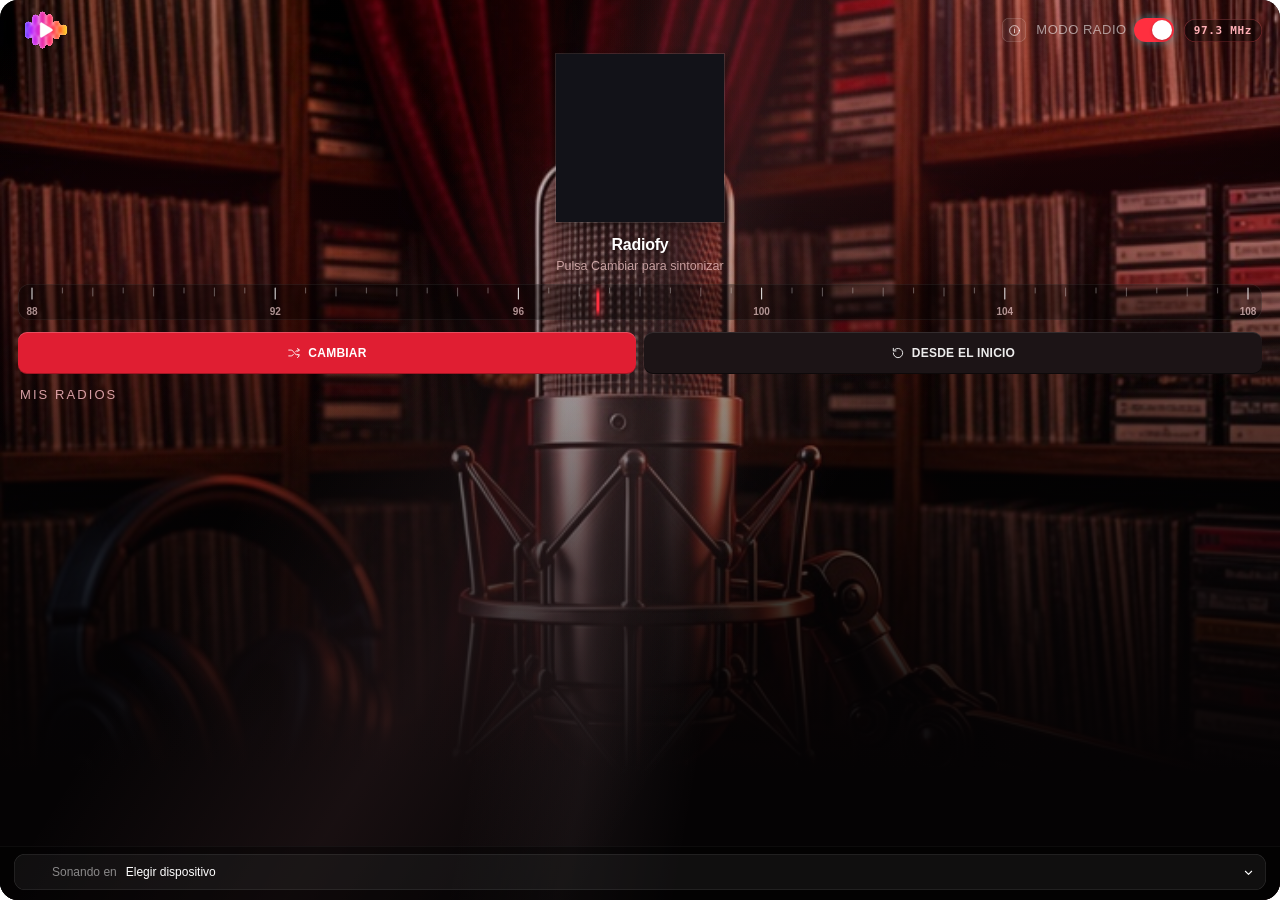
<file: radio/ui/index.html>
<!DOCTYPE html><html lang="es"><head><meta charset="UTF-8"><meta http-equiv="Content-Security-Policy" content="default-src 'self'; img-src 'self' https: data:; style-src 'self'; script-src 'self'; connect-src 'self'; media-src 'self' blob:"><link rel="stylesheet" href="app.css"><link rel="stylesheet" href="skins.css"><title>Radiofy</title></head><body data-skin="onair">
<div class="app" id="app">
 <div class="studio-hero" id="studioHero" aria-hidden="true">
  <div class="bounce bounce-velvet"></div>
  <div class="bounce bounce-metal"></div>
  <div class="bounce bounce-spec"></div>
 </div>
 <header class="hd">
  <button class="logo" id="logo" type="button" title="Vista minimal">
   <svg class="brand" id="brand" viewBox="0 0 52 44" overflow="visible" aria-hidden="true"></svg>
  </button>
  <div class="hd-tools">
   <button class="iconbtn" id="aboutBtn" type="button" title="Acerca de"><svg viewBox="0 0 24 24"><circle cx="12" cy="12" r="9"/><path d="M12 10v6M12 7.5h.01"/></svg></button>
   <label class="tg" title="Modo radio: ON entra a mitad · OFF desde el inicio"><span>Modo radio</span><button class="sw on" id="sw" type="button" role="switch" aria-checked="true" aria-label="Modo radio"><i></i></button></label>
   <div class="freq-chip"><span id="hz">98.0</span> MHz</div>
  </div>
  <span id="srcN" hidden></span>
 </header>

 <div class="mini" id="mini">
  <button class="mini-logo" id="miniLogo" type="button" title="Expandir" aria-label="Expandir">
   <svg class="brand" id="miniBrand" viewBox="0 0 52 44" overflow="visible" aria-hidden="true"></svg>
  </button>
  <div class="mini-art" id="miniArtHit" title="Expandir"><img id="miniImg" alt=""></div>
  <div class="mini-info" id="miniInfoHit" title="Expandir">
   <div class="mini-ti" id="miniTi">Radiofy</div>
   <div class="mini-sub">
    <span class="mini-ar" id="miniAr">Pulsa Cambiar</span>
    <span class="mini-dot" aria-hidden="true">·</span>
    <span class="mini-hz" id="led" title="Frecuencia"><span id="ledHz">98.7</span> MHz</span>
   </div>
  </div>
  <div class="mini-acts">
   <button class="mb" id="miniIni" type="button" title="Desde el inicio"><svg viewBox="0 0 24 24"><path d="M4 12a8 8 0 1 0 2.4-5.7"/><path d="M4 4v4.5h4.5"/></svg></button>
   <button class="mb camish" id="miniCam" type="button" title="Cambiar"><svg viewBox="0 0 24 24"><path d="M3 7h3.5c2.2 0 3.4 1 4.6 2.8l1.8 2.4c1.2 1.8 2.4 2.8 4.6 2.8H21"/><path d="M3 17h3.5c2.2 0 3.4-1 4.6-2.8M14.9 9.8C16.1 8 17.3 7 19.5 7H21"/><path d="m18 4 3 3-3 3M18 14l3 3-3 3"/></svg></button>
  </div>
 </div>

 <div class="now-card" id="nowCard">
  <div class="artw" id="artw">
   <img class="glow" id="glow" alt="">
   <div class="vinyl-stage">
    <div class="art" id="art">
     <div class="label">
      <img class="ai" id="imgA" alt="">
      <img class="ai" id="imgB" alt="">
     </div>
    </div>
   </div>
   <canvas class="tune-fx" id="tuneFx" aria-hidden="true"></canvas>
  </div>
  <div class="meta"><div class="ti" id="ti">Radiofy</div><div class="ar" id="ar">Pulsa Cambiar para sintonizar</div></div>
 </div>
 <div class="dial" id="dial">
  <svg class="sc" id="sc"></svg>
  <div class="nd" id="nd"><i></i></div>
 </div>
 <div class="btns">
  <button class="cam" id="cam" type="button"><svg viewBox="0 0 24 24"><path d="M3 7h3.5c2.2 0 3.4 1 4.6 2.8l1.8 2.4c1.2 1.8 2.4 2.8 4.6 2.8H21"/><path d="M3 17h3.5c2.2 0 3.4-1 4.6-2.8M14.9 9.8C16.1 8 17.3 7 19.5 7H21"/><path d="m18 4 3 3-3 3M18 14l3 3-3 3"/></svg><b>Cambiar</b></button>
  <button class="pill" id="ini" type="button" title="Desde el inicio" aria-label="Desde el inicio"><svg viewBox="0 0 24 24"><path d="M4 12a8 8 0 1 0 2.4-5.7"/><path d="M4 4v4.5h4.5"/></svg><span class="pill-txt">Desde el inicio</span></button>
 </div>
 <div class="plist-label" id="plistLabel">MIS RADIOS</div>
 <section class="plist-block">
  <div class="plist" id="plist" aria-label="Mis radios"></div>
 </section>
 <footer class="ft">
  <button class="dv" id="dv" type="button"><span class="dvi" id="dvI"></span><span class="dl">Sonando en</span><span class="dn" id="dvN">Elegir dispositivo</span><svg class="chv" viewBox="0 0 24 24"><path d="m7 10 5 5 5-5"/></svg></button>
 </footer>
 <div class="toast" id="msg" role="status" aria-live="polite"></div>
 <div class="menu" id="menu"></div>
 <div class="about" id="about" hidden>
  <div class="about-card">
   <div class="about-brand" id="aboutBrand" aria-hidden="true"></div>
   <h2>Radiofy</h2>
   <p class="about-ver" id="aboutVer">3.5-MULTIVERSE</p>
   <p class="about-desc">Radio digital en la barra de menú. Pulsa Cambiar, sintoniza tus playlists y deja que el vibe elija el momento.</p>
   <p class="about-meta">Spotify Premium · macOS</p>
   <button class="about-ok" id="aboutOk" type="button">Listo</button>
  </div>
 </div>
 <section class="setup" id="setup">
  <h2>Conecta Spotify</h2>
  <ol>
   <li>Crea una app en <button class="lk" id="dash" type="button">developer.dashboard.spotify.com</button></li>
   <li>Añade este Redirect URI:<div class="uri"><code id="ruri">http://127.0.0.1:29501/callback</code><button class="cp" id="cp" type="button" title="Copiar"><svg viewBox="0 0 24 24"><rect x="8" y="8" width="12" height="12" rx="2.5"/><path d="M16 8V6.5A2.5 2.5 0 0 0 13.5 4h-7A2.5 2.5 0 0 0 4 6.5v7A2.5 2.5 0 0 0 6.5 16H8"/></svg></button></div></li>
   <li>Marca <b>Web API</b> y guarda.</li>
   <li>Pega el Client ID:<input id="cid" placeholder="Client ID" spellcheck="false" autocomplete="off"></li>
  </ol>
  <button class="go" id="go" type="button"><span class="ring"><i></i></span>Conectar con Spotify</button>
  <div class="wt" id="wt"><span>Esperando autorización en el navegador…</span><button class="lk" id="cx" type="button">Cancelar</button></div>
  <p class="nt" id="snt">Necesitas Spotify Premium para controlar la reproducción.</p>
 </section>
</div>
<script src="app.js"></script></body></html>
</file>
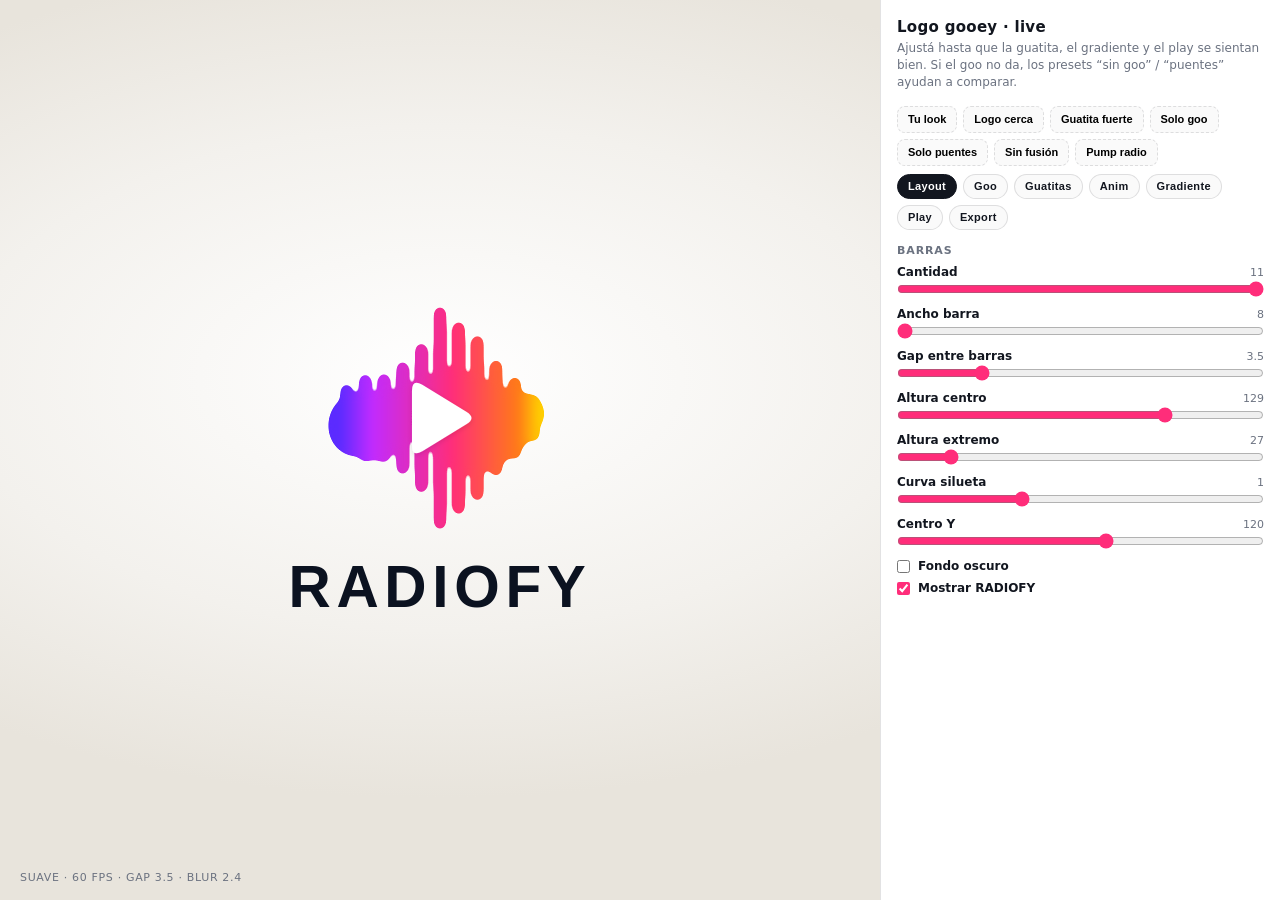
<file: docs/logo-gooey.html>
<!DOCTYPE html>
<html lang="es">
<head>
<meta charset="UTF-8">
<meta name="viewport" content="width=device-width, initial-scale=1">
<title>Radiofy — logo gooey configurator</title>
<style>
  :root {
    --ink: #12161f;
    --muted: #6b7280;
    --line: rgba(18,22,31,.12);
    --panel: #ffffff;
    --paper: #f3f1ed;
    --accent: #ff2d7a;
  }
  * { box-sizing: border-box; margin: 0; padding: 0; }
  html, body { height: 100%; }
  body {
    font-family: "Avenir Next", "Segoe UI", system-ui, sans-serif;
    color: var(--ink);
    background: var(--paper);
    display: grid;
    grid-template-columns: minmax(0, 1fr) minmax(320px, 400px);
    min-height: 100vh;
  }
  @media (max-width: 900px) {
    body { grid-template-columns: 1fr; grid-template-rows: 52vh auto; }
  }

  .preview {
    position: relative;
    display: grid;
    place-items: center;
    background:
      radial-gradient(800px 420px at 50% 42%, #fff 0%, var(--paper) 60%, #e8e4dc 100%);
    overflow: hidden;
  }
  .preview.dark {
    background:
      radial-gradient(800px 420px at 50% 42%, #1a2030 0%, #0e121a 65%, #090c12 100%);
  }
  .preview.dark .word { fill: #f5f5f7; }
  .canvas-wrap {
    width: min(520px, 88%);
    aspect-ratio: 320 / 280;
  }
  .canvas-wrap svg {
    width: 100%;
    height: 100%;
    overflow: visible;
    display: block;
  }
  .preview-meta {
    position: absolute;
    left: 20px;
    bottom: 16px;
    font-size: 11px;
    letter-spacing: .06em;
    text-transform: uppercase;
    color: var(--muted);
  }
  .preview.dark .preview-meta { color: rgba(255,255,255,.4); }

  .panel {
    background: var(--panel);
    border-left: 1px solid var(--line);
    overflow: auto;
    max-height: 100vh;
    padding: 18px 16px 28px;
  }
  @media (max-width: 900px) {
    .panel { border-left: 0; border-top: 1px solid var(--line); max-height: none; }
  }
  .panel h1 {
    font-size: 15px;
    font-weight: 700;
    letter-spacing: .02em;
    margin-bottom: 4px;
  }
  .panel .sub {
    font-size: 12px;
    color: var(--muted);
    margin-bottom: 16px;
    line-height: 1.4;
  }
  .tabs {
    display: flex;
    flex-wrap: wrap;
    gap: 6px;
    margin-bottom: 14px;
  }
  .tabs button {
    appearance: none;
    border: 1px solid var(--line);
    background: #fafafa;
    border-radius: 999px;
    padding: 6px 10px;
    font: 600 11px/1 "Avenir Next", sans-serif;
    letter-spacing: .03em;
    cursor: pointer;
    color: var(--ink);
  }
  .tabs button.on {
    background: var(--ink);
    color: #fff;
    border-color: var(--ink);
  }
  .section { display: none; }
  .section.on { display: block; }
  .section h2 {
    font-size: 11px;
    text-transform: uppercase;
    letter-spacing: .08em;
    color: var(--muted);
    margin: 14px 0 8px;
  }
  .ctrl {
    display: grid;
    grid-template-columns: 1fr auto;
    gap: 2px 10px;
    align-items: center;
    margin-bottom: 10px;
  }
  .ctrl label {
    font-size: 12px;
    font-weight: 600;
  }
  .ctrl .val {
    font-size: 11px;
    font-variant-numeric: tabular-nums;
    color: var(--muted);
    text-align: right;
  }
  .ctrl input[type="range"] {
    grid-column: 1 / -1;
    width: 100%;
    accent-color: var(--accent);
  }
  .ctrl input[type="color"] {
    width: 36px;
    height: 24px;
    border: 1px solid var(--line);
    border-radius: 6px;
    padding: 0;
    background: none;
    cursor: pointer;
  }
  .row2 {
    display: grid;
    grid-template-columns: 1fr 1fr;
    gap: 10px;
  }
  .check {
    display: flex;
    align-items: center;
    gap: 8px;
    font-size: 12px;
    font-weight: 600;
    margin: 8px 0;
  }
  .check input { accent-color: var(--accent); }
  .actions {
    display: flex;
    flex-wrap: wrap;
    gap: 8px;
    margin-top: 16px;
  }
  .actions button, .ghost {
    appearance: none;
    border: 1px solid var(--line);
    background: #fff;
    border-radius: 10px;
    padding: 8px 12px;
    font: 600 12px/1 "Avenir Next", sans-serif;
    cursor: pointer;
  }
  .actions button.primary {
    background: var(--ink);
    color: #fff;
    border-color: var(--ink);
  }
  textarea#exportOut {
    width: 100%;
    min-height: 120px;
    margin-top: 10px;
    font: 11px/1.35 ui-monospace, Menlo, monospace;
    border: 1px solid var(--line);
    border-radius: 10px;
    padding: 10px;
    resize: vertical;
    background: #fafafa;
  }
  .presets {
    display: flex;
    flex-wrap: wrap;
    gap: 6px;
    margin-bottom: 8px;
  }
  .presets button {
    appearance: none;
    border: 1px dashed var(--line);
    background: #fafafa;
    border-radius: 8px;
    padding: 7px 10px;
    font: 600 11px/1 "Avenir Next", sans-serif;
    cursor: pointer;
  }
</style>
</head>
<body>
  <main class="preview" id="preview">
    <div class="canvas-wrap">
      <svg id="logo" viewBox="0 0 320 280" role="img" aria-label="Radiofy">
        <defs>
          <linearGradient id="waveGrad" gradientUnits="userSpaceOnUse" x1="86" y1="0" x2="234" y2="0">
            <stop id="g0" offset="0%" stop-color="#5B2BFF"/>
            <stop id="g1" offset="28%" stop-color="#C12BFF"/>
            <stop id="g2" offset="52%" stop-color="#FF2D7A"/>
            <stop id="g3" offset="78%" stop-color="#FF7A18"/>
            <stop id="g4" offset="100%" stop-color="#FFD000"/>
          </linearGradient>
          <filter id="goo" x="-80%" y="-80%" width="260%" height="260%" color-interpolation-filters="sRGB">
            <feGaussianBlur id="gooBlur" in="SourceGraphic" stdDeviation="7.5" result="blur"/>
            <feColorMatrix id="gooMatrix" in="blur" mode="matrix" result="goo"
              values="1 0 0 0 0  0 1 0 0 0  0 0 1 0 0  0 0 0 20 -8"/>
          </filter>
          <filter id="playSoft" x="-50%" y="-50%" width="200%" height="200%">
            <feDropShadow id="playShadow" dx="0" dy="1" stdDeviation="1.2" flood-color="#000" flood-opacity=".12"/>
          </filter>
        </defs>
        <g id="wave" filter="url(#goo)" fill="url(#waveGrad)"></g>
        <path id="play" fill="#ffffff" filter="url(#playSoft)"/>
        <text id="word" class="word" x="160" y="236" text-anchor="middle"
          font-family="Avenir Next, Futura, Segoe UI, sans-serif"
          font-weight="700" font-size="36" letter-spacing="3.5"
          fill="#0b1220">RADIOFY</text>
      </svg>
    </div>
    <div class="preview-meta" id="fpsMeta">live configurator</div>
  </main>

  <aside class="panel">
    <h1>Logo gooey · live</h1>
    <p class="sub">Ajustá hasta que la guatita, el gradiente y el play se sientan bien. Si el goo no da, los presets “sin goo” / “puentes” ayudan a comparar.</p>

    <div class="presets" id="presets"></div>

    <div class="tabs" id="tabs">
      <button type="button" data-tab="layout" class="on">Layout</button>
      <button type="button" data-tab="goo">Goo</button>
      <button type="button" data-tab="belly">Guatitas</button>
      <button type="button" data-tab="anim">Anim</button>
      <button type="button" data-tab="grad">Gradiente</button>
      <button type="button" data-tab="play">Play</button>
      <button type="button" data-tab="export">Export</button>
    </div>

    <!-- LAYOUT -->
    <div class="section on" data-section="layout">
      <h2>Barras</h2>
      <div class="ctrl"><label>Cantidad</label><span class="val" data-for="barCount"></span>
        <input type="range" id="barCount" min="5" max="11" step="2" value="7"></div>
      <div class="ctrl"><label>Ancho barra</label><span class="val" data-for="barW"></span>
        <input type="range" id="barW" min="8" max="28" step="0.5" value="18"></div>
      <div class="ctrl"><label>Gap entre barras</label><span class="val" data-for="barGap"></span>
        <input type="range" id="barGap" min="0" max="16" step="0.5" value="4"></div>
      <div class="ctrl"><label>Altura centro</label><span class="val" data-for="hCenter"></span>
        <input type="range" id="hCenter" min="40" max="160" step="1" value="118"></div>
      <div class="ctrl"><label>Altura extremo</label><span class="val" data-for="hEdge"></span>
        <input type="range" id="hEdge" min="16" max="100" step="1" value="42"></div>
      <div class="ctrl"><label>Curva silueta</label><span class="val" data-for="silhouette"></span>
        <input type="range" id="silhouette" min="0.4" max="2.2" step="0.05" value="1.15"></div>
      <div class="ctrl"><label>Centro Y</label><span class="val" data-for="midY"></span>
        <input type="range" id="midY" min="80" max="150" step="1" value="120"></div>
      <label class="check"><input type="checkbox" id="darkBg"> Fondo oscuro</label>
      <label class="check"><input type="checkbox" id="showWord" checked> Mostrar RADIOFY</label>
    </div>

    <!-- GOO -->
    <div class="section" data-section="goo">
      <h2>Metaball / goo</h2>
      <label class="check"><input type="checkbox" id="gooOn" checked> Activar filtro goo</label>
      <div class="ctrl"><label>Blur (stdDeviation)</label><span class="val" data-for="gooBlur"></span>
        <input type="range" id="gooBlurAmt" min="0" max="18" step="0.1" value="7.5"></div>
      <div class="ctrl"><label>Contraste alpha</label><span class="val" data-for="gooContrast"></span>
        <input type="range" id="gooContrast" min="8" max="40" step="0.5" value="20"></div>
      <div class="ctrl"><label>Umbral (offset)</label><span class="val" data-for="gooThresh"></span>
        <input type="range" id="gooThresh" min="-20" max="0" step="0.5" value="-8"></div>
      <p class="sub" style="margin-top:4px">Más blur + umbral menos negativo = más unión / guatita. Si se ve borroso: subí contraste o bajá blur.</p>
    </div>

    <!-- BELLY -->
    <div class="section" data-section="belly">
      <h2>Puentes (guatitas)</h2>
      <label class="check"><input type="checkbox" id="bellyOn" checked> Dibujar elipses puente</label>
      <div class="ctrl"><label>rx base</label><span class="val" data-for="bellyRx"></span>
        <input type="range" id="bellyRx" min="0" max="16" step="0.1" value="6"></div>
      <div class="ctrl"><label>ry base</label><span class="val" data-for="bellyRy"></span>
        <input type="range" id="bellyRy" min="0" max="28" step="0.1" value="11"></div>
      <div class="ctrl"><label>Escala por solape</label><span class="val" data-for="bellyScale"></span>
        <input type="range" id="bellyScale" min="0" max="2" step="0.05" value="1"></div>
      <div class="ctrl"><label>Pulso</label><span class="val" data-for="bellyPulse"></span>
        <input type="range" id="bellyPulse" min="0" max="0.4" step="0.01" value="0.12"></div>
      <div class="ctrl"><label>Drift vertical</label><span class="val" data-for="bellyDrift"></span>
        <input type="range" id="bellyDrift" min="0" max="8" step="0.1" value="2.5"></div>
      <p class="sub">Las elipses refuerzan el cuello cuando el goo solo no alcanza. Probá “solo puentes” en presets.</p>
    </div>

    <!-- ANIM -->
    <div class="section" data-section="anim">
      <h2>Movimiento</h2>
      <div class="ctrl"><label>Modo</label><span class="val" id="modeLabel">suave</span>
        <input type="range" id="mode" min="0" max="2" step="1" value="1"></div>
      <div class="ctrl"><label>Amplitud</label><span class="val" data-for="amp"></span>
        <input type="range" id="amp" min="0" max="40" step="0.5" value="22"></div>
      <div class="ctrl"><label>Velocidad</label><span class="val" data-for="speed"></span>
        <input type="range" id="speed" min="0.2" max="3" step="0.05" value="1"></div>
      <div class="ctrl"><label>Desfase entre barras</label><span class="val" data-for="phase"></span>
        <input type="range" id="phase" min="0" max="1.5" step="0.02" value="0.68"></div>
      <div class="ctrl"><label>Wobble extra</label><span class="val" data-for="wobble"></span>
        <input type="range" id="wobble" min="0" max="1" step="0.02" value="0.45"></div>
      <div class="ctrl"><label>Respiración global</label><span class="val" data-for="breath"></span>
        <input type="range" id="breath" min="0" max="0.15" step="0.005" value="0.045"></div>
      <label class="check"><input type="checkbox" id="organic" checked> Easing orgánico (no seno puro)</label>
    </div>

    <!-- GRAD -->
    <div class="section" data-section="grad">
      <h2>Gradiente único (todo el set)</h2>
      <div class="row2">
        <div class="ctrl"><label>Color 1</label><input type="color" id="c0" value="#5b2bff"></div>
        <div class="ctrl"><label>Color 2</label><input type="color" id="c1" value="#c12bff"></div>
        <div class="ctrl"><label>Color 3</label><input type="color" id="c2" value="#ff2d7a"></div>
        <div class="ctrl"><label>Color 4</label><input type="color" id="c3" value="#ff7a18"></div>
        <div class="ctrl"><label>Color 5</label><input type="color" id="c4" value="#ffd000"></div>
      </div>
      <div class="ctrl"><label>Stop 2 %</label><span class="val" data-for="s1"></span>
        <input type="range" id="s1" min="5" max="45" step="1" value="28"></div>
      <div class="ctrl"><label>Stop 3 %</label><span class="val" data-for="s2"></span>
        <input type="range" id="s2" min="30" max="70" step="1" value="52"></div>
      <div class="ctrl"><label>Stop 4 %</label><span class="val" data-for="s3"></span>
        <input type="range" id="s3" min="55" max="95" step="1" value="78"></div>
    </div>

    <!-- PLAY -->
    <div class="section" data-section="play">
      <h2>Triángulo play</h2>
      <label class="check"><input type="checkbox" id="playOn" checked> Mostrar play</label>
      <div class="ctrl"><label>Tamaño</label><span class="val" data-for="playSize"></span>
        <input type="range" id="playSize" min="0.5" max="1.6" step="0.02" value="1"></div>
      <div class="ctrl"><label>Offset X</label><span class="val" data-for="playX"></span>
        <input type="range" id="playX" min="-30" max="30" step="0.5" value="0"></div>
      <div class="ctrl"><label>Offset Y</label><span class="val" data-for="playY"></span>
        <input type="range" id="playY" min="-30" max="30" step="0.5" value="0"></div>
      <div class="ctrl"><label>Redondeo esquinas</label><span class="val" data-for="playRound"></span>
        <input type="range" id="playRound" min="0" max="14" step="0.2" value="5.5"></div>
      <div class="ctrl"><label>Color play</label>
        <input type="color" id="playColor" value="#ffffff"></div>
      <div class="ctrl"><label>Sombra</label><span class="val" data-for="playSh"></span>
        <input type="range" id="playSh" min="0" max="4" step="0.1" value="1.2"></div>
    </div>

    <!-- EXPORT -->
    <div class="section" data-section="export">
      <h2>Estado actual</h2>
      <div class="actions">
        <button type="button" class="primary" id="btnCopy">Copiar JSON</button>
        <button type="button" id="btnDump">Actualizar</button>
        <button type="button" id="btnReset">Reset</button>
      </div>
      <textarea id="exportOut" readonly></textarea>
      <p class="sub" style="margin-top:8px">Cuando encuentres el look, pegame el JSON o decime “usa este preset”.</p>
    </div>
  </aside>

<script>
(() => {
  const $ = id => document.getElementById(id);
  const wave = $('wave');
  const playEl = $('play');
  const grad = $('waveGrad');
  const preview = $('preview');
  const MODE_NAMES = ['quieto', 'suave', 'pump'];

  // Look elegido (JSON del configurador)
  const DEFAULTS = {
    barCount: 11, barW: 8, barGap: 3.5, hCenter: 129, hEdge: 27, silhouette: 1, midY: 120,
    darkBg: false, showWord: true,
    gooOn: true, gooBlurAmt: 2.4, gooContrast: 11.5, gooThresh: -5.5,
    bellyOn: true, bellyRx: 11.3, bellyRy: 8.1, bellyScale: 1.65, bellyPulse: 0.23, bellyDrift: 5.9,
    mode: 1, amp: 18.5, speed: 1.85, phase: 0.7, wobble: 0.46, breath: 0.045, organic: true,
    c0: '#5b2bff', c1: '#c12bff', c2: '#ff2d7a', c3: '#ff7a18', c4: '#ffd000',
    s1: 16, s2: 56, s3: 89,
    playOn: true, playSize: 0.76, playX: 0, playY: 0, playRound: 9.8, playColor: '#ffffff', playSh: 1.8,
  };

  const PRESETS = {
    'Tu look': { ...DEFAULTS },
    'Logo cerca': { barGap: 3.5, barW: 17, gooBlurAmt: 8, gooContrast: 19, gooThresh: -7.5, bellyOn: true, bellyRx: 6.5, bellyRy: 12, mode: 1 },
    'Guatita fuerte': { barGap: 2, gooBlurAmt: 10, gooContrast: 17, gooThresh: -6, bellyRx: 9, bellyRy: 16, bellyScale: 1.3, mode: 2 },
    'Solo goo': { bellyOn: false, gooOn: true, gooBlurAmt: 9, gooContrast: 18, gooThresh: -7, barGap: 2.5 },
    'Solo puentes': { gooOn: false, bellyOn: true, bellyRx: 8, bellyRy: 14, barGap: 5 },
    'Sin fusión': { gooOn: false, bellyOn: false, barGap: 6 },
    'Pump radio': { mode: 2, amp: 30, speed: 1.25, bellyPulse: 0.2, breath: 0.07 },
  };

  function cfg() {
    const num = id => +$(id).value;
    const chk = id => $(id).checked;
    return {
      barCount: num('barCount'), barW: num('barW'), barGap: num('barGap'),
      hCenter: num('hCenter'), hEdge: num('hEdge'), silhouette: num('silhouette'), midY: num('midY'),
      darkBg: chk('darkBg'), showWord: chk('showWord'),
      gooOn: chk('gooOn'), gooBlurAmt: num('gooBlurAmt'), gooContrast: num('gooContrast'), gooThresh: num('gooThresh'),
      bellyOn: chk('bellyOn'), bellyRx: num('bellyRx'), bellyRy: num('bellyRy'),
      bellyScale: num('bellyScale'), bellyPulse: num('bellyPulse'), bellyDrift: num('bellyDrift'),
      mode: num('mode'), amp: num('amp'), speed: num('speed'), phase: num('phase'),
      wobble: num('wobble'), breath: num('breath'), organic: chk('organic'),
      c0: $('c0').value, c1: $('c1').value, c2: $('c2').value, c3: $('c3').value, c4: $('c4').value,
      s1: num('s1'), s2: num('s2'), s3: num('s3'),
      playOn: chk('playOn'), playSize: num('playSize'), playX: num('playX'), playY: num('playY'),
      playRound: num('playRound'), playColor: $('playColor').value, playSh: num('playSh'),
    };
  }

  function applyPreset(p) {
    Object.entries(p).forEach(([k, v]) => {
      const el = $(k === 'gooBlurAmt' ? 'gooBlurAmt' : k);
      if (!el) return;
      if (el.type === 'checkbox') el.checked = !!v;
      else el.value = v;
    });
    rebuild();
    syncLabels();
    dump();
  }

  function setDefaults() {
    Object.entries(DEFAULTS).forEach(([k, v]) => {
      const el = $(k);
      if (!el) return;
      if (el.type === 'checkbox') el.checked = !!v;
      else el.value = v;
    });
  }

  // ---- geometry ----
  let bars = [], bellies = [];
  let layoutKey = '';

  function baseHeights(c) {
    const n = c.barCount;
    const out = [];
    for (let i = 0; i < n; i++) {
      const u = n === 1 ? 0 : (i / (n - 1)) * 2 - 1; // -1..1
      const t = 1 - Math.pow(Math.abs(u), c.silhouette);
      out.push(c.hEdge + (c.hCenter - c.hEdge) * t);
    }
    return out;
  }

  function rebuild() {
    const c = cfg();
    const key = [c.barCount, c.barW, c.barGap].join('|');
    // always rebuild DOM when count/size/gap change
    const totalW = c.barCount * c.barW + (c.barCount - 1) * c.barGap;
    const x0 = 160 - totalW / 2;

    wave.innerHTML = '';
    bars = [];
    bellies = [];
    for (let i = 0; i < c.barCount; i++) {
      const r = document.createElementNS('http://www.w3.org/2000/svg', 'rect');
      r.setAttribute('x', (x0 + i * (c.barW + c.barGap)).toFixed(2));
      r.setAttribute('width', c.barW);
      r.setAttribute('rx', c.barW / 2);
      r.setAttribute('ry', c.barW / 2);
      r.dataset.i = i;
      wave.appendChild(r);
      bars.push(r);
    }
    if (c.bellyOn) {
      for (let i = 0; i < c.barCount - 1; i++) {
        const e = document.createElementNS('http://www.w3.org/2000/svg', 'ellipse');
        const cx = x0 + (i + 1) * (c.barW + c.barGap) - c.barGap / 2;
        e.setAttribute('cx', cx.toFixed(2));
        e.setAttribute('cy', c.midY);
        e.dataset.i = i;
        wave.appendChild(e);
        bellies.push(e);
      }
    }

    // gradient span = exact bar block
    grad.setAttribute('x1', x0.toFixed(2));
    grad.setAttribute('x2', (x0 + totalW).toFixed(2));

    wave.setAttribute('filter', c.gooOn ? 'url(#goo)' : null);
    if (!c.gooOn) wave.removeAttribute('filter');
    else wave.setAttribute('filter', 'url(#goo)');

    $('gooBlur').setAttribute('stdDeviation', c.gooBlurAmt);
    $('gooMatrix').setAttribute('values',
      `1 0 0 0 0  0 1 0 0 0  0 0 1 0 0  0 0 0 ${c.gooContrast} ${c.gooThresh}`);

    // gradient colors
    [['g0', c.c0, '0%'], ['g1', c.c1, c.s1 + '%'], ['g2', c.c2, c.s2 + '%'],
     ['g3', c.c3, c.s3 + '%'], ['g4', c.c4, '100%']].forEach(([id, col, off]) => {
      const s = $(id);
      s.setAttribute('stop-color', col);
      s.setAttribute('offset', off);
    });

    preview.classList.toggle('dark', c.darkBg);
    $('word').style.display = c.showWord ? '' : 'none';
    playEl.style.display = c.playOn ? '' : 'none';
    playEl.setAttribute('fill', c.playColor);
    $('playShadow').setAttribute('stdDeviation', c.playSh);
    layoutKey = key;
    updatePlay(c);
  }

  function roundedPlayPath(size, ox, oy, round) {
    // base triangle (pointing right), centered near 160,120
    const cx = 160 + ox, cy = 120 + oy;
    const w = 54 * size, h = 64 * size;
    const x1 = cx - w * 0.42, y1 = cy - h / 2;
    const x2 = cx - w * 0.42, y2 = cy + h / 2;
    const x3 = cx + w * 0.55, y3 = cy;
    const r = Math.max(0.01, Math.min(round * size, w * 0.22, h * 0.18));

    // For each corner: move in along both edges by ~r, then quadratic to next
    function corner(ax, ay, bx, by, cx2, cy2, rad) {
      const v1x = ax - bx, v1y = ay - by;
      const v2x = cx2 - bx, v2y = cy2 - by;
      const L1 = Math.hypot(v1x, v1y) || 1;
      const L2 = Math.hypot(v2x, v2y) || 1;
      const r1 = Math.min(rad, L1 * 0.45);
      const r2 = Math.min(rad, L2 * 0.45);
      return {
        p0: [bx + v1x / L1 * r1, by + v1y / L1 * r1],
        p1: [bx + v2x / L2 * r2, by + v2y / L2 * r2],
        c: [bx, by],
      };
    }
    const A = corner(x3, y3, x1, y1, x2, y2, r); // top-left corner of vertical edge? wait: corners at x1,y1 / x2,y2 / x3,y3
    // redefine properly per vertex order: V1 top-left, V2 bottom-left, V3 tip
    const c1 = corner(x3, y3, x1, y1, x2, y2, r); // at V1 — neighbors tip and V2? Wrong.
    // At vertex V: previous P, vertex V, next N
    const cV1 = corner(x3, y3, x1, y1, x2, y2, r); // V1 between tip and V2 — wrong order for play
    // Correct: path V1 -> V2 -> V3 -> V1
    // V1=(x1,y1) neighbors V3 and V2
    const k1 = corner(x3, y3, x1, y1, x2, y2, r);
    const k2 = corner(x1, y1, x2, y2, x3, y3, r);
    const k3 = corner(x2, y2, x3, y3, x1, y1, r);

    // Start at k1.p0 (coming from tip toward V1), curve at V1 to k1.p1, line to k2.p0, etc.
    // Actually start at end of first rounded corner leaving V1 toward V2 = k1.p1
    return [
      `M ${k1.p1[0].toFixed(2)} ${k1.p1[1].toFixed(2)}`,
      `L ${k2.p0[0].toFixed(2)} ${k2.p0[1].toFixed(2)}`,
      `Q ${k2.c[0].toFixed(2)} ${k2.c[1].toFixed(2)} ${k2.p1[0].toFixed(2)} ${k2.p1[1].toFixed(2)}`,
      `L ${k3.p0[0].toFixed(2)} ${k3.p0[1].toFixed(2)}`,
      `Q ${k3.c[0].toFixed(2)} ${k3.c[1].toFixed(2)} ${k3.p1[0].toFixed(2)} ${k3.p1[1].toFixed(2)}`,
      `L ${k1.p0[0].toFixed(2)} ${k1.p0[1].toFixed(2)}`,
      `Q ${k1.c[0].toFixed(2)} ${k1.c[1].toFixed(2)} ${k1.p1[0].toFixed(2)} ${k1.p1[1].toFixed(2)}`,
      'Z',
    ].join(' ');
  }

  function updatePlay(c) {
    playEl.setAttribute('d', roundedPlayPath(c.playSize, c.playX, c.playY, c.playRound));
  }

  function easeOrganic(u, organic) {
    if (!organic) return Math.sin(u);
    return Math.sin(u) * (0.82 + 0.18 * Math.sin(u * 0.5));
  }

  let t0 = performance.now();
  let frames = 0, lastFps = performance.now();

  function tick(now) {
    const c = cfg();
    // live-update filter / colors without full rebuild when only those change
    const needRebuild =
      bars.length !== c.barCount ||
      Math.abs((+bars[0]?.getAttribute('width') || 0) - c.barW) > 0.01 ||
      bellies.length !== (c.bellyOn ? c.barCount - 1 : 0);
    if (needRebuild) rebuild();
    else {
      wave.setAttribute('filter', c.gooOn ? 'url(#goo)' : '');
      if (!c.gooOn) wave.removeAttribute('filter');
      $('gooBlur').setAttribute('stdDeviation', c.gooBlurAmt);
      $('gooMatrix').setAttribute('values',
        `1 0 0 0 0  0 1 0 0 0  0 0 1 0 0  0 0 0 ${c.gooContrast} ${c.gooThresh}`);
      [['g0', c.c0, '0%'], ['g1', c.c1, c.s1 + '%'], ['g2', c.c2, c.s2 + '%'],
       ['g3', c.c3, c.s3 + '%'], ['g4', c.c4, '100%']].forEach(([id, col, off]) => {
        $(id).setAttribute('stop-color', col);
        $(id).setAttribute('offset', off);
      });
      preview.classList.toggle('dark', c.darkBg);
      $('word').style.display = c.showWord ? '' : 'none';
      playEl.style.display = c.playOn ? '' : 'none';
      playEl.setAttribute('fill', c.playColor);
      $('playShadow').setAttribute('stdDeviation', c.playSh);
      updatePlay(c);
      // keep x positions in sync if gap/width changed without count
      const totalW = c.barCount * c.barW + (c.barCount - 1) * c.barGap;
      const x0 = 160 - totalW / 2;
      grad.setAttribute('x1', x0.toFixed(2));
      grad.setAttribute('x2', (x0 + totalW).toFixed(2));
      bars.forEach((r, i) => {
        r.setAttribute('x', (x0 + i * (c.barW + c.barGap)).toFixed(2));
        r.setAttribute('width', c.barW);
        r.setAttribute('rx', c.barW / 2);
        r.setAttribute('ry', c.barW / 2);
      });
      bellies.forEach((e, i) => {
        const cx = x0 + (i + 1) * (c.barW + c.barGap) - c.barGap / 2;
        e.setAttribute('cx', cx.toFixed(2));
      });
    }

    const t = (now - t0) / 1000;
    const pump = c.mode === 0 ? 0 : c.mode === 2 ? 1.55 : 1;
    const bases = baseHeights(c);
    const heights = [];

    for (let i = 0; i < bars.length; i++) {
      const s = c.speed * (1.0 + (i % 3) * 0.17);
      const a = c.amp * pump * (0.55 + 0.45 * (bases[i] / c.hCenter));
      const ph = i * c.phase;
      const waveAmt =
        easeOrganic(t * s + ph, c.organic) * a +
        Math.sin(t * (s * 0.37) + ph * 1.7) * a * c.wobble;
      const breath = 1 + Math.sin(t * 0.55) * c.breath * (pump || 0.25);
      let h = (bases[i] + waveAmt) * breath;
      h = Math.max(c.barW, Math.min(150, h));
      heights.push(h);
      bars[i].setAttribute('y', (c.midY - h / 2).toFixed(2));
      bars[i].setAttribute('height', h.toFixed(2));
    }

    if (c.bellyOn) {
      for (let i = 0; i < bellies.length; i++) {
        const overlap = Math.min(heights[i], heights[i + 1]);
        const rx = c.bellyRx + (overlap / c.hCenter) * 5 * c.bellyScale * (0.55 + 0.45 * pump);
        const ry = c.bellyRy + (overlap / c.hCenter) * 14 * c.bellyScale * (0.5 + 0.5 * pump);
        const pulse = 1 + Math.sin(t * 1.35 + i * 0.9) * c.bellyPulse * (pump || 0.35);
        bellies[i].setAttribute('rx', (rx * pulse).toFixed(2));
        bellies[i].setAttribute('ry', (ry * pulse).toFixed(2));
        bellies[i].setAttribute('cy', (c.midY + Math.sin(t * 0.8 + i) * c.bellyDrift * pump).toFixed(2));
        bellies[i].style.display = '';
      }
    }

    frames++;
    if (now - lastFps > 500) {
      const fps = Math.round(frames * 1000 / (now - lastFps));
      frames = 0; lastFps = now;
      $('fpsMeta').textContent = `${MODE_NAMES[c.mode]} · ${fps} fps · gap ${c.barGap} · blur ${c.gooBlurAmt}`;
      $('modeLabel').textContent = MODE_NAMES[c.mode];
    }
    requestAnimationFrame(tick);
  }

  function syncLabels() {
    document.querySelectorAll('.val[data-for]').forEach(el => {
      const id = el.getAttribute('data-for');
      const map = {
        barCount: 'barCount', barW: 'barW', barGap: 'barGap', hCenter: 'hCenter', hEdge: 'hEdge',
        silhouette: 'silhouette', midY: 'midY', gooBlur: 'gooBlurAmt', gooContrast: 'gooContrast',
        gooThresh: 'gooThresh', bellyRx: 'bellyRx', bellyRy: 'bellyRy', bellyScale: 'bellyScale',
        bellyPulse: 'bellyPulse', bellyDrift: 'bellyDrift', amp: 'amp', speed: 'speed', phase: 'phase',
        wobble: 'wobble', breath: 'breath', s1: 's1', s2: 's2', s3: 's3',
        playSize: 'playSize', playX: 'playX', playY: 'playY', playRound: 'playRound', playSh: 'playSh',
      };
      const src = $(map[id] || id);
      if (src) el.textContent = src.type === 'checkbox' ? src.checked : src.value;
    });
    $('modeLabel').textContent = MODE_NAMES[+$('mode').value];
  }

  function dump() {
    $('exportOut').value = JSON.stringify(cfg(), null, 2);
  }

  // UI wiring
  document.querySelectorAll('#tabs button').forEach(b => {
    b.addEventListener('click', () => {
      document.querySelectorAll('#tabs button').forEach(x => x.classList.remove('on'));
      document.querySelectorAll('.section').forEach(x => x.classList.remove('on'));
      b.classList.add('on');
      document.querySelector(`.section[data-section="${b.dataset.tab}"]`).classList.add('on');
    });
  });

  const presetBox = $('presets');
  Object.keys(PRESETS).forEach(name => {
    const b = document.createElement('button');
    b.type = 'button';
    b.textContent = name;
    b.addEventListener('click', () => applyPreset({ ...DEFAULTS, ...PRESETS[name] }));
    presetBox.appendChild(b);
  });

  document.querySelectorAll('.panel input').forEach(inp => {
    inp.addEventListener('input', syncLabels);
  });

  $('btnDump').onclick = dump;
  $('btnReset').onclick = () => { setDefaults(); rebuild(); syncLabels(); dump(); };
  $('btnCopy').onclick = async () => {
    dump();
    try {
      await navigator.clipboard.writeText($('exportOut').value);
      $('btnCopy').textContent = 'Copiado';
      setTimeout(() => { $('btnCopy').textContent = 'Copiar JSON'; }, 1200);
    } catch (e) {
      $('btnCopy').textContent = 'Seleccioná y copiá';
    }
  };

  setDefaults();
  rebuild();
  syncLabels();
  dump();
  requestAnimationFrame(tick);
})();
</script>
</body>
</html>
</file>
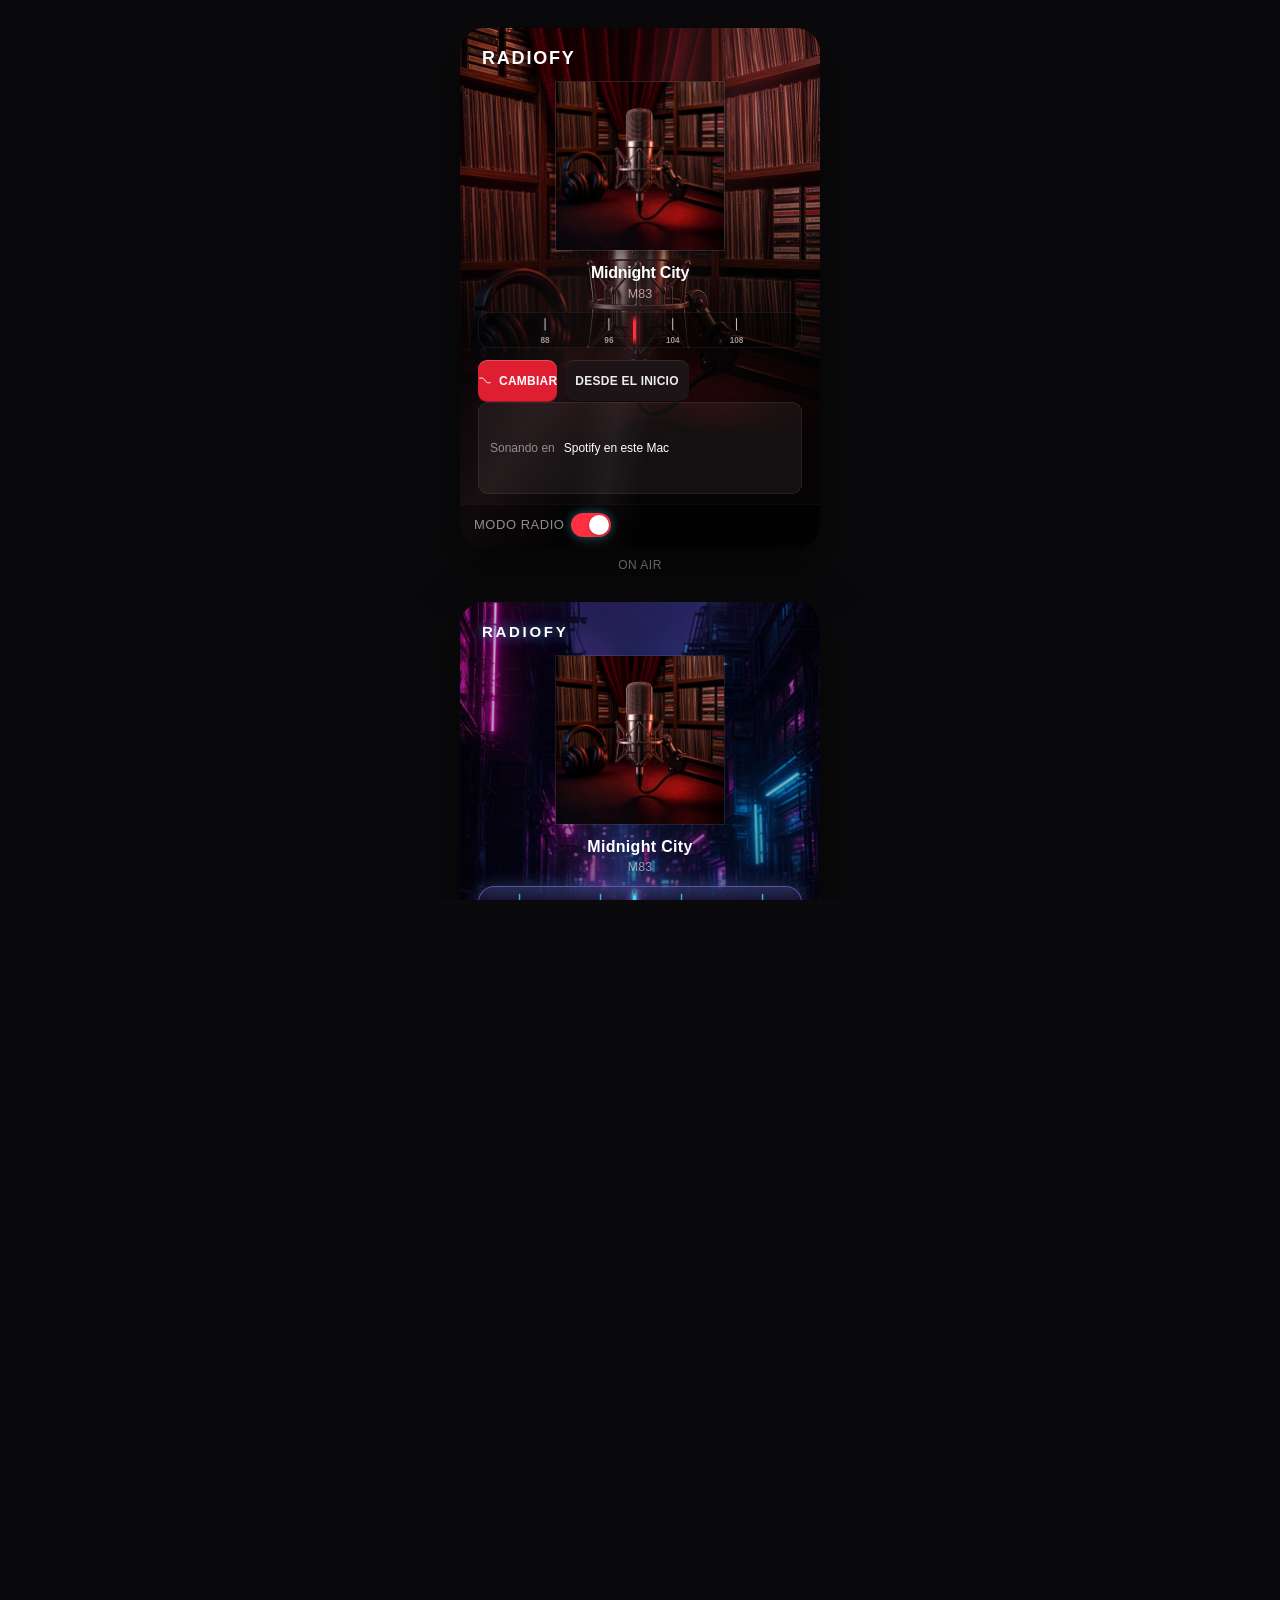
<file: docs/showcase.html>
<!DOCTYPE html>
<html lang="es">
<head>
<meta charset="UTF-8">
<title>Radiofy — showcase</title>
<link rel="stylesheet" href="../radio/ui/app.css">
<link rel="stylesheet" href="../radio/ui/skins.css">
<style>
  html,body{margin:0;background:#0a0a0c}
  .stage{padding:28px;display:flex;flex-direction:column;gap:28px;align-items:center}
  .shot{
    width:360px;min-height:520px;border-radius:24px;overflow:hidden;
    box-shadow:0 20px 50px rgba(0,0,0,.55);
    position:relative;
  }
  .shot .app{min-height:520px;box-sizing:border-box}
  .shot .setup,.shot .menu,.shot .about,.shot .mini{display:none!important}
  .shot .now-card,.shot .dial,.shot .hzr,.shot .btns,.shot .dv,.shot .ft{display:flex}
  .shot .now-card{display:block}
  .cap{color:rgba(255,255,255,.55);font:12px/1.3 -apple-system,BlinkMacSystemFont,sans-serif;text-align:center;margin-top:10px;letter-spacing:.04em;text-transform:uppercase}
  .ph{opacity:.35}
</style>
</head>
<body>
<div class="stage" id="stage"></div>
<script>
const skins=[
  {id:'onair',label:'On Air'},
  {id:'neon',label:'Neon'},
  {id:'classic',label:'Classic'},
  {id:'vinyl',label:'Vinyl'},
  {id:'studio',label:'Studio'}
];
const art='../radio/ui/onair-hero.jpg'; // placeholder cover look; real cover is square crop in app
function panel(skin){
  return `<div class="shot" id="shot-${skin.id}" data-skin="${skin.id}">
<body data-skin="${skin.id}" style="margin:0;background:transparent">
<div class="app">
 <div class="studio-hero" aria-hidden="true">
  <div class="bounce bounce-velvet"></div>
  <div class="bounce bounce-metal"></div>
  <div class="bounce bounce-spec"></div>
 </div>
 <header class="hd">
  <button class="logo" type="button"><h1>Radiofy</h1></button>
  <button class="ov" type="button">▁</button>
 </header>
 <div class="now-card">
  <div class="artw">
   <div class="vinyl-stage">
    <div class="art">
     <div class="label"><img class="ai on" src="${art}" alt="" style="opacity:1;position:absolute;inset:0;width:100%;height:100%;object-fit:cover;border-radius:inherit"></div>
    </div>
    <div class="arm" aria-hidden="true"></div>
   </div>
  </div>
  <div class="meta"><div class="ti">Midnight City</div><div class="ar">M83</div></div>
 </div>
 <div class="dial"><svg class="sc" viewBox="0 0 312 44" width="100%" height="100%">
  <line class="mj" x1="40" x2="40" y1="8" y2="22" stroke="currentColor"/><text x="40" y="38" text-anchor="middle" font-size="11">88</text>
  <line class="mj" x1="118" x2="118" y1="8" y2="22"/><text x="118" y="38" text-anchor="middle" font-size="11">96</text>
  <line class="mj" x1="196" x2="196" y1="8" y2="22"/><text x="196" y="38" text-anchor="middle" font-size="11">104</text>
  <line class="mj" x1="274" x2="274" y1="8" y2="22"/><text x="274" y="38" text-anchor="middle" font-size="11">108</text>
 </svg><div class="nd" style="transform:translate3d(156px,0,0)"><i></i></div></div>
 <div class="hzr"><span>98.0</span> MHz</div>
 <div class="btns">
  <button class="cam" type="button"><span class="ring"><i></i></span><svg viewBox="0 0 24 24"><path d="M3 7h3.5c2.2 0 3.4 1 4.6 2.8l1.8 2.4c1.2 1.8 2.4 2.8 4.6 2.8H21"/></svg><b>Cambiar</b></button>
  <button class="pill" type="button">Desde el inicio</button>
 </div>
 <button class="dv" type="button"><span class="dl">Sonando en</span><span class="dn">Spotify en este Mac</span></button>
 <footer class="ft">
  <button class="chip" type="button"><span>Liked Songs</span></button>
  <label class="tg"><span>Modo radio</span><button class="sw on" type="button"><i></i></button></label>
 </footer>
</div>
</body>
<div class="cap">${skin.label}</div>
</div>`;
}
// Fix: data-skin must be on an ancestor that CSS selectors match — put on .shot and also set attribute for [data-skin=]
const stage=document.getElementById('stage');
skins.forEach(s=>{
  const wrap=document.createElement('div');
  wrap.style.cssText='display:flex;flex-direction:column;align-items:center';
  const shot=document.createElement('div');
  shot.className='shot';
  shot.id='shot-'+s.id;
  shot.setAttribute('data-skin', s.id);
  shot.innerHTML=`
<div class="app">
 <div class="studio-hero" aria-hidden="true">
  <div class="bounce bounce-velvet"></div>
  <div class="bounce bounce-metal"></div>
  <div class="bounce bounce-spec"></div>
 </div>
 <header class="hd">
  <button class="logo" type="button"><h1>Radiofy</h1></button>
  <button class="ov" type="button">▁</button>
 </header>
 <div class="now-card">
  <div class="artw">
   <div class="vinyl-stage">
    <div class="art">
     <div class="label"><img class="ai on" src="${art}" alt="" style="opacity:1;position:absolute;inset:0;width:100%;height:100%;object-fit:cover;border-radius:inherit"></div>
    </div>
    <div class="arm" aria-hidden="true"></div>
   </div>
  </div>
  <div class="meta"><div class="ti">Midnight City</div><div class="ar">M83</div></div>
 </div>
 <div class="dial"><svg class="sc" viewBox="0 0 312 44" width="100%" height="44">
  <line class="mj" x1="40" y1="8" x2="40" y2="22"></line><text x="40" y="38">88</text>
  <line class="mj" x1="118" y1="8" x2="118" y2="22"></line><text x="118" y="38">96</text>
  <line class="mj" x1="196" y1="8" x2="196" y2="22"></line><text x="196" y="38">104</text>
  <line class="mj" x1="274" y1="8" x2="274" y2="22"></line><text x="274" y="38">108</text>
 </svg><div class="nd" style="transform:translate3d(156px,0,0)"><i></i></div></div>
 <div class="hzr"><span>98.0</span> MHz</div>
 <div class="btns">
  <button class="cam" type="button"><span class="ring"><i></i></span><svg viewBox="0 0 24 24"><path d="M3 7h3.5c2.2 0 3.4 1 4.6 2.8l1.8 2.4c1.2 1.8 2.4 2.8 4.6 2.8H21"/></svg><b>Cambiar</b></button>
  <button class="pill" type="button">Desde el inicio</button>
 </div>
 <button class="dv" type="button"><span class="dl">Sonando en</span><span class="dn">Spotify en este Mac</span></button>
 <footer class="ft">
  <button class="chip" type="button"><span>Liked Songs</span></button>
  <label class="tg"><span>Modo radio</span><button class="sw on" type="button"><i></i></button></label>
 </footer>
</div>`;
  // CSS expects body[data-skin] or [data-skin] — set on shot; also mirror to a fake body class via attribute on .app parent
  // skins.css uses [data-skin="x"] .app — so data-skin on .shot works if selector is [data-skin] .app
  const cap=document.createElement('div');
  cap.className='cap';
  cap.textContent=s.label;
  wrap.appendChild(shot);
  wrap.appendChild(cap);
  stage.appendChild(wrap);
});
</script>
</body>
</html>
</file>
<file: radio/ui/app.css>
*{box-sizing:border-box;margin:0;padding:0}
html,body{height:100%;background:transparent;overflow:hidden;-webkit-user-select:none;user-select:none;cursor:default}
body{font:13px/1.35 "Avenir Next","Futura","Gill Sans",-apple-system,sans-serif;color:#fff;-webkit-font-smoothing:antialiased}
button{font:inherit;color:inherit;background:none;border:0;cursor:default;outline:none}
svg{fill:none;stroke:currentColor;stroke-width:1.7;stroke-linecap:round;stroke-linejoin:round}
.paused *,.paused *:before,.paused *:after{animation-play-state:paused!important}
.app{position:relative;height:100%;display:flex;flex-direction:column;align-items:stretch;padding:12px 18px 0;border-radius:var(--radius,20px);overflow:hidden;min-width:0;
 background:var(--bg1,#0c0c12);box-shadow:inset 0 0 0 .5px var(--stroke),inset 0 1px 0 rgba(255,255,255,.08)}
/* header: logo | info + modo radio + MHz */
.hd{position:relative;display:flex;align-items:center;justify-content:space-between;gap:8px;height:36px;margin-bottom:0;overflow:visible;flex:none;min-width:0}
.logo{position:relative;display:flex;align-items:center;justify-content:center;height:36px;padding:0 4px;border-radius:0;cursor:pointer;overflow:visible;background:transparent!important;flex:none}
.logo:hover{background:transparent!important}
.brand{width:48px;height:36px;display:block;overflow:visible;pointer-events:none;
 filter:drop-shadow(0 1px 0 rgba(0,0,0,.25)) drop-shadow(0 0 10px rgba(0,0,0,.2))}
.brand #brandWave,.brand #brandWave *,.brand #brandPlay{stroke:none!important;fill-rule:nonzero}
.hd .chip{display:none!important}
.hd-tools{display:flex;align-items:center;gap:10px;flex:none;margin-left:auto}
.hd-tools .iconbtn{width:24px;height:24px;border-radius:7px}
.hd-tools .iconbtn svg{width:13px;height:13px}
.freq-chip{font:700 11px/1 ui-monospace,"SF Mono",Menlo,monospace;letter-spacing:.06em;color:#ffb0b6;padding:6px 10px;border-radius:999px;background:rgba(0,0,0,.4);box-shadow:inset 0 0 0 .5px rgba(255,80,90,.4),inset 0 1px 0 rgba(255,255,255,.06);flex:none}
.ov{display:none!important}
.brand-wave{display:none}
.hdr-pl{display:none}
.wstage,.wv{display:none!important}
.wall-proj{display:none!important}
.skin-hd{display:none!important}
.studio-hero{display:none}
.grill{display:none}
/* now-card: default = columna; onair usa grid art|meta / progress */
.now-card{display:flex;flex-direction:column;align-items:stretch;width:100%;flex:none}
/* mini bar (overscreen): logo | art | info | acts */
.mini{display:none;grid-template-columns:36px 34px minmax(0,1fr) auto;gap:8px;align-items:center;padding:8px 10px;width:100%;max-width:100%;box-sizing:border-box;flex:none}
.mini>*{min-width:0}
.mini-logo{border:0;background:transparent;padding:0;cursor:pointer;display:grid;place-items:center}
.mini-logo .brand{width:36px;height:28px;filter:none}
.mini-art{width:34px;height:34px;border-radius:7px;overflow:hidden;background:#222;flex:none;cursor:pointer}
.mini-art img{width:100%;height:100%;object-fit:cover;display:block;opacity:0;transition:opacity .35s}
.mini-art img.on{opacity:1}
.mini-info{min-width:0;cursor:pointer}
.mini-ti{font-size:12px;font-weight:700;letter-spacing:-.02em;line-height:1.15;white-space:nowrap;overflow:hidden;text-overflow:ellipsis;color:#fff}
.mini-sub{margin-top:2px;display:flex;align-items:center;gap:5px;min-width:0;font-size:10.5px;line-height:1;color:rgba(255,255,255,.5)}
.mini-ar{min-width:0;overflow:hidden;text-overflow:ellipsis;white-space:nowrap}
.mini-dot{flex:none;opacity:.45}
.mini-hz{flex:none;font:650 10px/1 "SF Mono","Menlo",ui-monospace,monospace;letter-spacing:.02em;color:#ff6b75;font-variant-numeric:tabular-nums;white-space:nowrap}
.led{display:none} /* legacy */
.mini-acts{display:flex;align-items:center;gap:5px;justify-self:end}
.mb{width:32px;height:32px;border:0;border-radius:8px;display:grid;place-items:center;color:#fff;background:#1c1416;box-shadow:inset 0 1px 0 rgba(255,255,255,.1),inset 0 -1px 0 rgba(0,0,0,.5);flex:none}
.mb:active{transform:translateY(1px);box-shadow:inset 0 2px 4px rgba(0,0,0,.55)}
.mb svg{width:14px;height:14px;stroke:currentColor;fill:none;stroke-width:1.6;stroke-linecap:round;stroke-linejoin:round}
.mb.camish{background:#e01e32;box-shadow:inset 0 1px 0 rgba(255,255,255,.22),inset 0 -1px 0 rgba(0,0,0,.28)}
.mb.camish:active{background:#c4182a}
.mb.spin svg{animation:back .5s cubic-bezier(.3,.7,.3,1)}
/* artwork: SIEMPRE cuadrada (tapas Spotify). Nunca 200×152 — eso las recorta. */
.artw{position:relative;width:168px;height:168px;margin:6px auto 0;flex:none}
.vinyl-stage{position:relative;width:100%;height:100%}
.platter,.arm,.studio-wave{display:none}
.art .label{position:absolute;inset:0;border-radius:inherit;overflow:hidden}
.artw.flipping .art{filter:saturate(1.15) brightness(1.05)}
.glow{position:absolute;left:6%;top:6%;width:88%;height:88%;object-fit:cover;filter:blur(22px) saturate(1.6);opacity:0;transform:scale(1.06);transition:opacity .7s ease,transform .7s ease;border-radius:var(--art-radius,0)}
.glow.on{opacity:.55}
/* NUNCA gradiente placeholder en .art. Tapa Spotify = cuadrada (radius 0; Vinyl override 50%). */
.art{position:relative;width:100%;height:100%;aspect-ratio:1;border-radius:var(--art-radius,0);overflow:hidden;background:#121218;box-shadow:0 0 0 .5px rgba(255,255,255,.18),0 4px 14px rgba(0,0,0,.35);transition:transform .55s cubic-bezier(.2,.8,.2,1),filter .35s}
.art .ai{position:absolute;inset:0;width:100%;height:100%;object-fit:cover;object-position:center;opacity:0;z-index:1;transition:opacity .35s ease;will-change:opacity}
.art .ai.on{opacity:1;z-index:1}
.art .ai.on.out{opacity:0;z-index:3;transition:opacity 1s ease}
.art.pop{animation:pop .55s cubic-bezier(.2,.9,.3,1.15)}@keyframes pop{0%{transform:scale(.97)}100%{transform:none}}
.ph{display:none!important}
/* sintonía: partículas en la tapa (no spinner en Cambiar, no gradiente) */
.tune-fx{position:absolute;inset:0;z-index:4;width:100%;height:100%;pointer-events:none;border-radius:var(--art-radius,0);opacity:0;transition:opacity .22s ease}
.artw.tuning .tune-fx{opacity:1}
.artw.tuning .art{filter:brightness(.88)}
.artw.tuning .glow{opacity:0!important}
/* toast global: legible, fuera del arte, no tapa carátula */
.toast,.msg{position:absolute;left:16px;right:16px;bottom:62px;z-index:12;padding:10px 14px;border-radius:12px;
 font-size:12.5px;font-weight:600;line-height:1.35;text-align:center;color:#fff;letter-spacing:.01em;
 background:rgba(8,8,12,.92);box-shadow:0 8px 24px rgba(0,0,0,.45),inset 0 0 0 .5px rgba(255,255,255,.18);
 opacity:0;transform:translateY(8px);transition:opacity .2s,transform .2s;pointer-events:none;font-variant-numeric:tabular-nums}
.toast.on,.msg.on{opacity:1;transform:none}
.toast.quota,.msg.quota{opacity:1;transform:none;color:#ffe0b8;box-shadow:0 8px 24px rgba(0,0,0,.45),inset 0 0 0 .5px rgba(255,180,100,.55)}
body.over .toast,body.over .msg{bottom:8px}
/* meta — z-index sobre sombra de tapa; atenuar en tuning (sin pisar texto) */
.meta{position:relative;z-index:2;margin-top:12px;padding:0 6px;min-height:38px;text-align:center}
body[data-phase="tuning"] .meta{opacity:.4}
.ti{font-size:16px;font-weight:700;letter-spacing:-.015em;white-space:nowrap;overflow:hidden;text-overflow:ellipsis}
.ar{font-size:12.5px;color:rgba(255,255,255,.55);margin-top:2px;white-space:nowrap;overflow:hidden;text-overflow:ellipsis}
.meta.swp .ti,.meta.swp .ar{animation:mi .45s cubic-bezier(.2,.8,.2,1) both}.meta.swp .ar{animation-delay:.06s}
@keyframes mi{from{opacity:0;transform:translateY(8px)}to{opacity:1;transform:none}}
/* progress eliminado */
.pr,.trk,.tm,.fill,.kn{display:none!important}
/* dial fino */
.dial{position:relative;height:36px;min-height:36px;margin:10px 0 0;border-radius:var(--dial-radius,8px);overflow:hidden;isolation:isolate;background:rgba(8,4,6,.5);box-shadow:inset 0 1px 2px rgba(0,0,0,.45),inset 0 0 0 .5px rgba(255,255,255,.14);cursor:default;touch-action:none;flex:none}
.sc{position:absolute;inset:0;z-index:1;width:100%;height:100%;pointer-events:none}
.sc line{stroke:rgba(255,255,255,.4);stroke-width:.85}
.sc line.mj{stroke:rgba(255,255,255,.85);stroke-width:1.1}
.sc text{fill:rgba(255,255,255,.92);stroke:none;font-size:10px;font-weight:700;text-anchor:middle;font-family:-apple-system,BlinkMacSystemFont,sans-serif}
.nd{position:absolute;left:0;top:2px;z-index:2;width:2.5px;height:32px;margin-left:-1.25px;transition:none;will-change:transform;pointer-events:none}
.nd.anim{transition:transform .35s ease-out}
.nd i{position:absolute;inset:0;border-radius:1.5px;background:linear-gradient(180deg,#fff 0%,#fff 12%,var(--needle) 28%,var(--needle) 72%,#fff 88%,#fff 100%);box-shadow:0 0 0 1px rgba(255,255,255,.95),0 0 10px var(--needle-glow,#ff2f3f)}
.hzr{display:none!important}
/* botones tecla: Cambiar + Desde el inicio */
.btns{display:grid;grid-template-columns:1fr 1fr;gap:8px;margin-top:12px;padding:0;height:auto;min-height:42px;min-width:0;flex:none}
.cam{position:relative;flex:none;width:auto;height:42px;min-width:0;min-height:0;border-radius:9px;display:inline-flex;flex-direction:row;align-items:center;justify-content:center;gap:7px;
 background:#e01e32;box-shadow:inset 0 1px 0 rgba(255,255,255,.22),inset 0 -1px 0 rgba(0,0,0,.28),0 1px 0 rgba(0,0,0,.25);transition:transform .1s,background .12s,opacity .12s}
.cam:active{transform:translateY(1px);background:#c4182a}
.cam svg{width:14px;height:14px;stroke:#fff;stroke-width:1.6}
.cam b{font-size:12px;font-weight:650;letter-spacing:.02em;text-transform:uppercase;color:#fff}
.ring{display:none!important}
@keyframes rot{to{transform:rotate(360deg)}}
.cam.busy{opacity:.4;filter:none;pointer-events:none;transform:none}
.cam.busy:active{transform:none}
.pill{flex:none;width:auto;height:42px;min-width:0;padding:0 10px;display:inline-flex;align-items:center;justify-content:center;gap:7px;border-radius:9px;font-size:12px;font-weight:650;letter-spacing:.02em;text-transform:uppercase;color:rgba(255,255,255,.92);
 background:#1c1416;box-shadow:inset 0 1px 0 rgba(255,255,255,.1),inset 0 -1px 0 rgba(0,0,0,.55);transition:background .12s,transform .1s}
.pill .pill-txt{display:inline}
.pill:hover{background:#261a1d}.pill:active{transform:translateY(1px);box-shadow:inset 0 2px 4px rgba(0,0,0,.55)}
.plist-label{flex:none;margin:12px 0 6px;padding:0 2px;font:700 11px/1 inherit;letter-spacing:.16em;text-transform:uppercase;color:rgba(255,200,205,.72);position:relative;z-index:2}
.plist-block{flex:1 1 auto;min-height:140px;width:100%;max-width:100%;display:flex;flex-direction:column;min-width:0;overflow:hidden;margin-top:0}
.plist-head{display:none!important}
.plist{flex:1 1 auto;min-height:0;width:100%;max-width:100%;margin-top:0;display:flex;flex-direction:column;gap:8px;overflow-x:hidden;overflow-y:auto;-webkit-overflow-scrolling:touch}
.plist-title{display:none!important}
.plist .mi{width:100%;max-width:100%;height:auto;min-height:56px;border:0;border-radius:10px;padding:8px 10px;cursor:pointer;display:grid;grid-template-columns:40px minmax(0,1fr) auto;gap:10px;align-items:center;background:rgba(255,255,255,.03);color:#fff;font:inherit;text-align:left;box-shadow:inset 0 0 0 .5px rgba(255,255,255,.06);flex:none;box-sizing:border-box;overflow:hidden}
.plist .mi.on{background:rgba(255,47,63,.14);box-shadow:inset 0 0 0 1px rgba(255,47,63,.55)}
.plist .thumb{width:40px;height:40px;min-width:40px;border-radius:8px;overflow:hidden;background:#222}
.plist .thumb img{width:100%;height:100%;object-fit:cover;display:block;background:#2a2a30}
.plist .txt{min-width:0;overflow:hidden}
.plist .nm{font:700 13px/1.2 inherit;white-space:nowrap;overflow:hidden;text-overflow:ellipsis}
.plist .cnt{margin-top:3px;font:500 11px/1 inherit;color:rgba(255,255,255,.45);white-space:nowrap;overflow:hidden;text-overflow:ellipsis}
.plist .st{font:650 10px/1 inherit;letter-spacing:.04em;text-transform:uppercase;color:rgba(255,255,255,.35);white-space:nowrap;flex:none}
.plist .mi.on .st{color:var(--accent,#ff2f3f)}
body.over .app{padding:0;border-radius:14px;justify-content:center;overflow:hidden;gap:0}
body.over .now-card,body.over .artw,body.over .dial,body.over .hzr,body.over .btns,body.over .plist,body.over .plist-block,body.over .plist-label,body.over .plist-head,body.over .dv,body.over .ft,body.over .setup,body.over .menu,body.over .ov,body.over .grill,body.over .about,body.over .studio-hero,body.over .freq-chip,body.over .hd{display:none!important}
body.over .mini{display:grid}
body.over .meta{display:none!important}
.pill:hover{background:rgba(255,255,255,.1)}.pill:active{transform:scale(.97)}
.pill svg{width:14px;height:14px;stroke:rgba(255,255,255,.9)}
.pill.spin svg{animation:back .5s cubic-bezier(.3,.7,.3,1)}@keyframes back{from{transform:rotate(0)}to{transform:rotate(-360deg)}}
.ft{display:flex;align-items:center;gap:8px;margin:10px -18px 0;padding:8px 14px 10px;min-height:44px;box-shadow:inset 0 .5px 0 rgba(255,255,255,.12);min-width:0;flex:none;background:rgba(0,0,0,.28)}
.chip{display:none!important}
.ft-tools{display:none}
#resetMem,#skinBtn{display:none!important}
.iconbtn{flex:none;width:24px;height:24px;border-radius:7px;display:grid;place-items:center;
 background:rgba(255,255,255,.05);box-shadow:inset 0 0 0 .5px rgba(255,255,255,.24);transition:background .15s}
.iconbtn:hover,.iconbtn.on{background:rgba(255,255,255,.1)}
.iconbtn:active{transform:scale(.94)}
.iconbtn svg{width:15px;height:15px;stroke:rgba(255,255,255,.75)}
.iconbtn:hover svg{stroke:#fff}
#skinBtn svg{stroke:var(--accent)}
.about{position:absolute;inset:0;z-index:20;display:grid;place-items:center;padding:24px;
 background:rgba(8,10,20,.55);backdrop-filter:blur(8px);-webkit-backdrop-filter:blur(8px);border-radius:inherit}
.about[hidden]{display:none!important}
.about-card{position:relative;width:100%;max-width:280px;padding:28px 22px 18px;border-radius:18px;text-align:center;
 background:rgba(10,10,12,.96);box-shadow:inset 0 0 0 .5px rgba(255,255,255,.14),0 18px 40px rgba(0,0,0,.5);overflow:hidden}
.about-fx,.about-wave{display:none!important}
.about-brand{width:88px;height:68px;margin:0 auto 6px}
.about-brand svg{width:100%;height:100%;display:block;overflow:visible}
.about-brand svg *{stroke:none}
.about-card h2{margin-top:4px;font:700 18px/1.1 "Avenir Next Condensed","Avenir Next",sans-serif;letter-spacing:.14em;text-transform:uppercase;color:#fff}
.about-ver{margin-top:8px;font-size:12px;color:rgba(255,255,255,.4);font-variant-numeric:tabular-nums}
.about-desc{margin-top:14px;font-size:13px;line-height:1.45;color:rgba(255,255,255,.7)}
.about-meta{margin-top:10px;font-size:11.5px;color:rgba(255,255,255,.38)}
.about-ok{margin-top:18px;width:100%;height:36px;border-radius:12px;font-weight:600;letter-spacing:.03em;
 background:rgba(255,255,255,.08);color:#fff;box-shadow:inset 0 0 0 .5px rgba(255,255,255,.22)}
.about-ok:hover{background:rgba(255,255,255,.12)}
.about-ok:active{transform:scale(.97)}
.tg{flex:none;display:flex;align-items:center;gap:7px;white-space:nowrap}
.tg>span{display:inline;font:650 10px/1 inherit;letter-spacing:.04em;text-transform:uppercase;color:rgba(255,255,255,.55)}
.sw{position:relative;width:40px;height:24px;border-radius:12px;background:rgba(255,255,255,.18);transition:background .2s,box-shadow .2s;flex:none}
.sw i{position:absolute;left:2px;top:2px;width:20px;height:20px;border-radius:50%;background:#fff;box-shadow:0 1px 3px rgba(0,0,0,.3);transition:transform .22s cubic-bezier(.3,1.3,.5,1)}
.sw.on{background:var(--sw-on);box-shadow:0 0 10px rgba(34,211,230,.45)}.sw.on i{transform:translateX(16px)}
/* source menu */
.menu{max-height:330px;overflow-y:auto;position:absolute;left:14px;right:14px;top:52px;padding:6px;border-radius:14px;background:rgba(28,30,48,.97);
 box-shadow:inset 0 0 0 .5px rgba(255,255,255,.2),0 12px 30px rgba(0,0,0,.45);opacity:0;transform:translateY(-6px) scale(.98);transform-origin:50% 0;pointer-events:none;transition:opacity .18s,transform .2s cubic-bezier(.2,.8,.2,1);z-index:5}
.mi svg{color:var(--accent)}
.menu.on{opacity:1;transform:none;pointer-events:auto}
.mi{display:flex;align-items:center;gap:9px;width:100%;height:34px;padding:0 8px;border-radius:9px;font-size:13px;text-align:left}
.mi:hover{background:rgba(255,255,255,.08)}
.mi svg{width:15px;height:15px;flex:none}
.mi .ck{color:#3ee6ff;filter:drop-shadow(0 0 3px rgba(62,230,255,.7))}
.mi .nm{flex:1;white-space:nowrap;overflow:hidden;text-overflow:ellipsis}
.mi .x{width:22px;height:22px;display:grid;place-items:center;border-radius:6px;color:rgba(255,255,255,.5)}
.mi .x:hover{background:rgba(255,120,150,.15);color:#ff8fae}.mi .x svg{width:12px;height:12px}
.mi.add{color:#9fd9ff}
.mhr{height:1px;margin:5px 4px;background:rgba(255,255,255,.1)}
.af{display:flex;flex-direction:column;gap:7px;padding:6px 4px 4px}
.af input{height:32px;padding:0 10px;border-radius:9px;border:0;outline:none;font:inherit;font-size:12.5px;color:#fff;background:rgba(255,255,255,.07);box-shadow:inset 0 0 0 .5px rgba(255,255,255,.22);-webkit-user-select:text;user-select:text}
.af input:focus{box-shadow:inset 0 0 0 1px rgba(62,230,255,.7),0 0 8px rgba(62,230,255,.25)}
.af .row{display:flex;gap:7px;justify-content:flex-end}
.af .b{height:28px;padding:0 12px;border-radius:8px;font-size:12.5px;background:rgba(255,255,255,.08)}
.af .b.p{background:rgba(255,255,255,.12);box-shadow:inset 0 0 0 .5px rgba(255,255,255,.28)}
.af .er{font-size:11.5px;color:#ff8fae;min-height:14px}
.mt{padding:6px 8px 4px;font-size:11.5px;font-weight:600;letter-spacing:.04em;text-transform:uppercase;color:rgba(255,255,255,.45)}
.mi.dis{opacity:.4;pointer-events:none}
.mi .sub{font-size:11px;color:rgba(255,255,255,.4)}
.nd2{padding:8px 8px 6px;font-size:12.5px;line-height:1.45;color:rgba(255,255,255,.8)}
.nd2 .b{margin-top:10px;width:100%;height:32px}
.ld{padding:10px 8px;font-size:12.5px;color:rgba(255,255,255,.5)}
/* first-run setup */
.setup{position:absolute;left:0;right:0;top:62px;bottom:0;padding:14px 24px 18px;display:flex;flex-direction:column;border-radius:0 0 20px 20px;
 background:linear-gradient(180deg,rgba(20,22,42,.0),rgba(20,22,42,.55) 40px),rgba(18,20,38,.86);opacity:0;transform:translateY(8px);pointer-events:none;transition:opacity .3s,transform .35s cubic-bezier(.2,.8,.2,1)}
.setup.on{opacity:1;transform:none;pointer-events:auto}
.setup h2{font-size:18px;font-weight:650;margin:6px 0 10px;text-align:center}
.setup ol{margin:0;padding:0 0 0 18px;font-size:13px;line-height:1.45;color:rgba(255,255,255,.82)}
.setup li{margin:0 0 11px;padding-left:2px}
.setup li::marker{color:#3ee6ff}
.lk{color:#9fd9ff;font-size:inherit;text-decoration:underline;text-decoration-color:rgba(159,217,255,.4);text-underline-offset:2px}
.uri{display:flex;align-items:center;gap:6px;margin-top:6px;height:34px;padding:0 4px 0 10px;border-radius:9px;background:rgba(255,255,255,.07);box-shadow:inset 0 0 0 .5px rgba(255,255,255,.22)}
.uri code{flex:1;font:12px ui-monospace,Menlo,monospace;color:#cfe9ff;white-space:nowrap;overflow:hidden;text-overflow:ellipsis;-webkit-user-select:text;user-select:text}
.cp{width:28px;height:28px;display:grid;place-items:center;border-radius:7px;color:rgba(255,255,255,.75);transition:background .2s,color .2s}
.cp:hover{background:rgba(255,255,255,.1)}.cp svg{width:15px;height:15px}
.cp.ok{color:#3ee6ff;animation:pop .4s cubic-bezier(.2,.9,.3,1.25)}
.setup input{display:block;width:100%;margin-top:6px;height:34px;padding:0 10px;border-radius:9px;border:0;outline:none;font:12.5px ui-monospace,Menlo,monospace;color:#fff;background:rgba(255,255,255,.07);box-shadow:inset 0 0 0 .5px rgba(255,255,255,.22);-webkit-user-select:text;user-select:text}
.setup input:focus{box-shadow:inset 0 0 0 1px rgba(62,230,255,.7),0 0 8px rgba(62,230,255,.25)}
.go{position:relative;margin:6px auto 0;height:44px;width:100%;border-radius:22px;font-size:14.5px;font-weight:650;background:rgba(255,255,255,.05);transition:transform .15s}
.go:active{transform:scale(.97)}
.go .ring{border-radius:22px}.go .ring i{left:50%;top:50%;width:340px;height:340px;margin:-170px 0 0 -170px}
.go.dis{opacity:.45;pointer-events:none}
.wt{display:none;align-items:center;justify-content:center;gap:10px;margin-top:10px;font-size:12.5px;color:rgba(255,255,255,.7)}
.setup.wait .wt{display:flex}.setup.wait .go .ring i{animation-duration:1.2s}
.nt{margin:auto 0 0;font-size:11.5px;text-align:center;color:rgba(255,255,255,.45)}
.setup .msg2{color:#ff8fae}
.nd2 .b{height:32px;padding:0 12px;border-radius:8px;font-size:12.5px;background:rgba(255,255,255,.1);box-shadow:inset 0 0 0 .5px rgba(255,255,255,.25)}
/* output device row */
.dv{display:flex;align-items:center;gap:9px;height:36px;margin:0;padding:0 10px 0 12px;border-radius:11px;font-size:12px;min-width:0;flex:1 1 auto;
 background:rgba(255,255,255,.05);box-shadow:inset 0 0 0 .5px rgba(255,255,255,.14);transition:background .2s}
.dv:hover,.dv.on{background:rgba(255,255,255,.1)}
.dvi{display:grid;place-items:center;width:17px;height:17px;flex:none;color:var(--accent);filter:drop-shadow(0 0 3px var(--accent))}
.dvi svg,.dv .chv{width:17px;height:17px}
.dv .chv{width:15px;height:15px;flex:none;transition:transform .2s}.dv.on .chv{transform:rotate(180deg)}
.dl{color:rgba(255,255,255,.5);flex:none}
.dn{flex:1;text-align:left;white-space:nowrap;overflow:hidden;text-overflow:ellipsis}
.dv.wait .dvi{animation:dvp 1.1s ease-in-out infinite}@keyframes dvp{50%{opacity:.35;transform:scale(.88)}}
.mi.here{color:#9fd9ff}
.mi .act{font-size:11px;color:#3ee6ff}
</file>
<file: radio/ui/skins.css>
/* Radiofy skins — layout base en app.css (art CUADRADA, CTA Cambiar).
   Aquí: tipografía, hero, dial y acentos por skin. */

/* skin / tools del footer */
.ft-tools{display:flex!important}
#skinBtn{display:none!important} /* Multiverse: una sola look (On Air); sin selector de skins */
#aboutBtn{display:grid!important}

/* Carátula cuadrada en todos salvo vinyl (disco) */
[data-skin="neon"] .artw,
[data-skin="classic"] .artw,
[data-skin="studio"] .artw,
[data-skin="onair"] .artw{width:168px;height:168px}

/* ========== NEON (base) ========== */
:root,
[data-skin="neon"]{
  --bg0: rgba(28,24,52,.95);
  --bg1: rgba(10,8,22,.98);
  --stroke: rgba(140,100,255,.35);
  --accent: #3ee6ff;
  --accent2: #b44cff;
  --accent3: #ff4fd8;
  --needle: #c77bff;
  --needle-glow: #a66bff;
  --fill: linear-gradient(90deg,#3ee6ff,#7aa8ff 50%,#b44cff);
  --cam-glow: rgba(62,230,255,.3);
  --sw-on: #3ee6ff;
  --radius: 18px;
  --art-radius: 0;
  --dial-radius: 14px;
  font-family:"Avenir Next","Futura",sans-serif;
}
[data-skin="neon"] .app{
  background:#070510;
  box-shadow:inset 0 0 0 1px rgba(180,76,255,.3);
}
[data-skin="neon"] .studio-hero{
  display:block;position:absolute;inset:0;z-index:0;pointer-events:none;
  background:
    linear-gradient(180deg,rgba(7,5,16,.25) 0%,rgba(7,5,16,.35) 42%,rgba(7,5,16,.88) 78%,#070510 100%),
    radial-gradient(ellipse 90% 45% at 50% -8%,rgba(180,76,255,.2),transparent 55%),
    url("neon-hero.jpg") center 30% / cover no-repeat;
}
[data-skin="neon"] .hd,
[data-skin="neon"] .now-card,
[data-skin="neon"] .dial,
[data-skin="neon"] .hzr,
[data-skin="neon"] .btns,
[data-skin="neon"] .dv,
[data-skin="neon"] .ft{position:relative;z-index:2}
[data-skin="neon"] .hd h1{
  font:700 15px/1 "Avenir Next Condensed","Avenir Next",sans-serif;
  letter-spacing:.18em;text-transform:uppercase;
  text-shadow:0 0 12px rgba(62,230,255,.65),0 0 22px rgba(180,76,255,.4);
}
[data-skin="neon"] .ti{font-weight:650;letter-spacing:.02em}
[data-skin="neon"] .cam{
  box-shadow:0 0 0 2px rgba(62,230,255,.55),0 0 24px rgba(62,230,255,.28);
}
[data-skin="neon"] .pill{
  background:rgba(20,12,40,.55);
  box-shadow:inset 0 0 0 .5px rgba(180,76,255,.4);
}
/* Dial neon: tubo de plasma cian→violeta (no el FM genérico) */
[data-skin="neon"] .dial{
  height:46px;border-radius:16px;overflow:hidden;
  background:
    linear-gradient(180deg,rgba(70,40,120,.55) 0%,rgba(18,12,40,.92) 42%,rgba(6,4,18,.98) 100%);
  box-shadow:
    inset 0 0 0 1px rgba(180,76,255,.55),
    inset 0 2px 14px rgba(0,0,0,.55),
    0 0 18px rgba(62,230,255,.18),
    0 0 28px rgba(180,76,255,.12);
}
[data-skin="neon"] .dial:before{
  content:"";position:absolute;inset:0;pointer-events:none;z-index:1;
  background:linear-gradient(180deg,rgba(62,230,255,.14),transparent 38%,transparent 70%,rgba(180,76,255,.1));
}
[data-skin="neon"] .sc{z-index:2}
[data-skin="neon"] .sc text{fill:rgba(210,190,255,.85);font-size:10px;letter-spacing:.06em}
[data-skin="neon"] .sc line{stroke:rgba(120,200,255,.35)}
[data-skin="neon"] .sc line.mj{stroke:rgba(62,230,255,.75);stroke-width:1.4}
[data-skin="neon"] .nd{top:4px;height:38px;width:3px;z-index:3}
[data-skin="neon"] .nd i{
  width:3px;border-radius:2px;
  background:linear-gradient(180deg,transparent,#3ee6ff 18%,#b44cff 55%,#ff4fd8 82%,transparent);
  box-shadow:0 0 14px #b44cff,0 0 6px #3ee6ff,0 0 2px #fff;
}
[data-skin="neon"] .hzr span{
  background:rgba(20,12,40,.75);color:#d8c0ff;
  box-shadow:inset 0 0 0 .5px rgba(180,76,255,.5),0 0 10px rgba(180,76,255,.22);
}
[data-skin="neon"] .vinyl-stage .arm,
[data-skin="neon"] .studio-wave,
[data-skin="neon"] .platter{display:none!important}

/* ========== CLASSIC ========== */
[data-skin="classic"]{
  --bg0: #24160e;
  --bg1: #120c08;
  --stroke: rgba(212,175,110,.45);
  --accent: #e8a04a;
  --accent2: #c8792a;
  --accent3: #f0c27a;
  --needle: #ff9a3c;
  --needle-glow: #ff7a18;
  --fill: linear-gradient(90deg,#ff9a3c,#e07020);
  --cam-glow: rgba(232,160,74,.3);
  --sw-on: #e07020;
  --radius: 18px;
  --art-radius: 0;
  --dial-radius: 12px;
  font-family:"Avenir Next","Gill Sans",sans-serif;
}
[data-skin="classic"] .app{
  background:#140c08;
  box-shadow:inset 0 0 0 1px rgba(212,175,110,.4);
}
[data-skin="classic"] .studio-hero{
  display:block;position:absolute;inset:0;z-index:0;pointer-events:none;
  background:
    linear-gradient(180deg,rgba(20,12,8,.2) 0%,rgba(20,12,8,.35) 45%,rgba(20,12,8,.82) 78%,#120c08 100%),
    url("classic-hero.jpg") center 22% / cover no-repeat;
  filter:saturate(1.1) contrast(1.05);
}
[data-skin="classic"] .hd,
[data-skin="classic"] .now-card,
[data-skin="classic"] .dial,
[data-skin="classic"] .hzr,
[data-skin="classic"] .btns,
[data-skin="classic"] .dv,
[data-skin="classic"] .ft{position:relative;z-index:2}
[data-skin="classic"] .hd h1{
  font:700 17px/1 "Copperplate","Avenir Next Condensed",serif;
  letter-spacing:.12em;text-transform:uppercase;color:#f0d9a8;
  text-shadow:0 1px 4px rgba(0,0,0,.6);
}
[data-skin="classic"] .cam{
  box-shadow:0 0 0 2px rgba(232,160,74,.55),0 0 18px rgba(232,160,74,.25);
}
[data-skin="classic"] .pill{
  background:rgba(40,24,12,.55);
  box-shadow:inset 0 0 0 .5px rgba(212,175,110,.4);
}
[data-skin="classic"] .wstage{opacity:.85}
[data-skin="classic"] .art{
  box-shadow:inset 0 0 0 2px rgba(212,175,110,.35),0 4px 12px rgba(0,0,0,.4);
}
[data-skin="classic"] .ti{color:#f0d9a8}
[data-skin="classic"] .ar{color:rgba(240,217,168,.65)}
/* Dial classic: ventana FM madera + cobre (radio de verdad) */
[data-skin="classic"] .dial{
  height:42px;margin-top:10px;border-radius:8px;overflow:hidden;
  background:
    linear-gradient(180deg,#4a3220 0%,#2a1c12 28%,#1a1008 72%,#120c08 100%);
  box-shadow:
    inset 0 0 0 1px rgba(212,175,110,.55),
    inset 0 2px 10px rgba(0,0,0,.65),
    inset 0 -1px 0 rgba(240,200,120,.15),
    0 2px 0 rgba(80,50,20,.4);
}
[data-skin="classic"] .dial:before{
  content:"";position:absolute;inset:0;pointer-events:none;z-index:1;
  background:
    repeating-linear-gradient(90deg,transparent 0 11px,rgba(212,175,110,.07) 11px 12px),
    linear-gradient(180deg,rgba(255,220,150,.08),transparent 40%);
}
[data-skin="classic"] .sc{z-index:2}
[data-skin="classic"] .sc text{
  fill:#e8d0a0;font-size:10px;font-family:"Avenir Next Condensed","Futura",sans-serif;
  font-weight:600;letter-spacing:.04em;
}
[data-skin="classic"] .sc line{stroke:rgba(212,175,110,.4)}
[data-skin="classic"] .sc line.mj{stroke:rgba(240,200,120,.85);stroke-width:1.5}
[data-skin="classic"] .nd{top:5px;height:32px;width:3px;z-index:3}
[data-skin="classic"] .nd i{
  width:3px;border-radius:1px;
  background:linear-gradient(180deg,#ffd080,#ff9a3c 30%,#e07020 70%,#8a4010);
  box-shadow:0 0 10px #ff7a18,0 1px 0 rgba(0,0,0,.4);
}
[data-skin="classic"] .hzr{color:rgba(240,217,168,.55)}
[data-skin="classic"] .hzr span{
  background:rgba(0,0,0,.4);color:#f0d9a8;border-radius:6px;
  box-shadow:inset 0 0 0 .5px rgba(212,175,110,.45);
}
[data-skin="classic"] .cam{
  background:radial-gradient(circle at 50% 35%,rgba(240,160,80,.28),rgba(40,24,12,.7) 70%);
  box-shadow:0 0 20px var(--cam-glow);
}
[data-skin="classic"] .cam b{color:#f0d9a8}
[data-skin="classic"] .cam svg{stroke:#f0d9a8}
[data-skin="classic"] .pill{
  background:rgba(212,175,110,.12);
  box-shadow:inset 0 0 0 .5px rgba(212,175,110,.35);
}
[data-skin="classic"] .ft{
  background:rgba(0,0,0,.35);box-shadow:inset 0 .5px 0 rgba(212,175,110,.2);
}
[data-skin="classic"] .vinyl-stage .arm,
[data-skin="classic"] .studio-wave,
[data-skin="classic"] .platter{display:none!important}
body.over[data-skin="classic"] .mini-hz{color:#f0b060}

/* ========== VINYL: mismo layout; solo dial plateado + aguja roja ========== */
[data-skin="vinyl"]{
  --bg0: #120a14;
  --bg1: #08060a;
  --stroke: rgba(255,140,80,.28);
  --accent: #ff7a3a;
  --accent2: #e040a0;
  --accent3: #ffc05a;
  --needle: #e10600;
  --needle-glow: #ff2a20;
  --fill: linear-gradient(90deg,#ff8a3a,#e040a0);
  --cam-glow: rgba(255,100,40,.35);
  --sw-on: #ff7a3a;
  --radius: 18px;
  --art-radius: 50%;
  --dial-radius: 10px;
  font-family:"Avenir Next","Futura",sans-serif;
}
[data-skin="vinyl"] .app{
  background:#0a060c;
  box-shadow:inset 0 0 0 .5px rgba(255,140,80,.22);
}
[data-skin="vinyl"] .studio-hero{
  display:block;position:absolute;inset:0;z-index:0;pointer-events:none;
  background:
    linear-gradient(180deg,rgba(10,6,12,.35) 0%,rgba(10,6,12,.2) 35%,rgba(10,6,12,.75) 62%,#0a060c 85%),
    radial-gradient(ellipse 80% 50% at 50% 70%,rgba(255,90,30,.15),transparent 70%),
    url("vinyl-table.jpg") center 40% / cover no-repeat;
}
[data-skin="vinyl"] .hd,
[data-skin="vinyl"] .now-card,
[data-skin="vinyl"] .dial,
[data-skin="vinyl"] .hzr,
[data-skin="vinyl"] .btns,
[data-skin="vinyl"] .dv,
[data-skin="vinyl"] .ft,
[data-skin="vinyl"] .meta{position:relative;z-index:2}
[data-skin="vinyl"] .hd h1{
  font:700 16px/1 "Avenir Next Condensed","Avenir Next",sans-serif;
  letter-spacing:.14em;text-transform:uppercase;
  color:#ffb080;text-shadow:0 0 14px rgba(255,100,40,.4);
}
[data-skin="vinyl"] .wstage{opacity:.9}
[data-skin="vinyl"] .cam{
  box-shadow:0 0 0 2px rgba(255,100,120,.5),0 0 20px rgba(255,80,100,.3);
}
[data-skin="vinyl"] .pill{
  background:rgba(20,10,16,.55);
  box-shadow:inset 0 0 0 .5px rgba(255,140,100,.35);
}
/* disco CIRCULAR: artw cuadrado (si no, border-radius 50% = huevo) */
[data-skin="vinyl"] .artw{
  width:168px;height:168px;margin:6px auto 0;
}
[data-skin="vinyl"] .vinyl-stage{width:168px;height:168px;margin:0 auto}
[data-skin="vinyl"] .art{
  width:168px;height:168px;border-radius:50%;overflow:hidden;
  background:
    radial-gradient(circle at 50% 50%,#333 0 10%,#1a1a1a 10.5% 11.5%,transparent 12%),
    repeating-radial-gradient(circle at 50% 50%,#161616 0 1.4px,#0c0c0c 1.4px 2.8px);
  box-shadow:
    0 0 0 3px #111,
    0 0 0 5px rgba(255,140,80,.2),
    inset 0 0 36px rgba(0,0,0,.7),
    0 12px 28px rgba(0,0,0,.55);
}
[data-skin="vinyl"] .art .ph{display:none}
[data-skin="vinyl"] .art .label{
  inset:27%;border-radius:50%;
  box-shadow:0 0 0 1px rgba(255,255,255,.08),inset 0 0 12px rgba(0,0,0,.35);
}
[data-skin="vinyl"] .art .ai{border-radius:50%;inset:0;width:100%;height:100%}
[data-skin="vinyl"] .glow{display:none!important}
[data-skin="vinyl"] .platter{display:none!important}
[data-skin="vinyl"] .studio-wave{display:none!important}
[data-skin="vinyl"] .arm{
  display:block;position:absolute;right:8%;top:2%;z-index:4;width:5px;height:34%;
  background:linear-gradient(180deg,#2a2a2a,#0a0a0a 55%,#000);
  border-radius:3px;
  transform:rotate(4deg);transform-origin:50% 8%;
  box-shadow:1px 3px 8px rgba(0,0,0,.55);
  transition:transform .55s cubic-bezier(.2,.8,.2,1);
}
[data-skin="vinyl"] .arm:before{
  content:"";position:absolute;left:50%;top:0;width:14px;height:14px;margin:-4px 0 0 -7px;
  border-radius:50%;
  background:radial-gradient(circle at 35% 30%,#555,#1a1a1a 55%,#000);
  box-shadow:0 2px 6px rgba(0,0,0,.6);
}
[data-skin="vinyl"] .arm:after{
  content:"";position:absolute;left:50%;bottom:-2px;width:10px;height:12px;margin-left:-8px;
  background:linear-gradient(135deg,#333,#000);border-radius:2px;transform:rotate(-28deg);
}
body.playing[data-skin="vinyl"] .arm{animation:armInward 42s linear forwards}
@keyframes armInward{
  0%{transform:rotate(8deg)}
  100%{transform:rotate(22deg)}
}
body.playing[data-skin="vinyl"] .art{animation:vinylspin 8s linear infinite}
@keyframes vinylspin{to{transform:rotate(360deg)}}
[data-skin="vinyl"] .ti{color:#ffe0c8}
[data-skin="vinyl"] .ar{color:rgba(255,200,160,.6)}
/* ÚNICO cambio fuerte pedido: dial hi-fi plateado + selector rojo */
[data-skin="vinyl"] .dial{
  background:
    linear-gradient(180deg,#f2f4f7 0%,#c5cad2 45%,#9aa1ab 100%);
  box-shadow:
    inset 0 1px 0 rgba(255,255,255,.85),
    inset 0 -1px 0 rgba(0,0,0,.25),
    inset 0 0 0 1px rgba(70,76,86,.45),
    0 2px 6px rgba(0,0,0,.35);
}
[data-skin="vinyl"] .sc text{fill:#2a3038;font-weight:600}
[data-skin="vinyl"] .sc line{stroke:rgba(40,48,56,.45)}
[data-skin="vinyl"] .sc line.mj{stroke:rgba(30,36,44,.7)}
[data-skin="vinyl"] .nd i{
  width:3px;margin-left:-1px;
  background:linear-gradient(180deg,#ff6b60,#e10600 28%,#e10600 72%,#8a0000);
  box-shadow:0 0 10px #e10600,0 0 2px #fff;
}
[data-skin="vinyl"] .hzr{color:rgba(255,200,160,.55)}
[data-skin="vinyl"] .hzr span{
  background:rgba(0,0,0,.35);color:#ffe0c8;
  box-shadow:inset 0 0 0 .5px rgba(255,140,80,.3);
}
[data-skin="vinyl"] .cam{
  background:
    radial-gradient(circle at 50% 50%,#2a1018 0 14%,transparent 15%),
    repeating-radial-gradient(circle at 50% 50%,#1a1a1a 0 1.2px,#0c0c0c 1.2px 2.4px);
  box-shadow:
    0 0 0 2px #ff2f3f,
    0 0 18px rgba(255,47,63,.4),
    inset 0 0 16px rgba(0,0,0,.6);
}
[data-skin="vinyl"] .cam b{color:#fff}
[data-skin="vinyl"] .cam svg{stroke:#ff8a92}
[data-skin="vinyl"] .ft{
  background:rgba(0,0,0,.4);box-shadow:inset 0 .5px 0 rgba(255,160,100,.12);
}
body.over[data-skin="vinyl"] .mini-hz{color:#ffb080}
body.over[data-skin="vinyl"] .mb.camish{box-shadow:inset 0 0 0 .5px rgba(255,140,80,.5),0 0 10px rgba(255,100,40,.2)}

/* ========== STUDIO ========== */
[data-skin="studio"]{
  --bg0: rgba(8,22,26,.9);
  --bg1: rgba(2,10,12,.98);
  --stroke: rgba(80,255,200,.35);
  --accent: #3dffb5;
  --accent2: #2ee6ff;
  --accent3: #b8ff5a;
  --needle: #5dffc0;
  --needle-glow: #3dffb5;
  --fill: linear-gradient(90deg,#2ee6ff,#3dffb5 55%,#b8ff5a);
  --cam-glow: rgba(61,255,181,.25);
  --sw-on: #3dffb5;
  --radius: 18px;
  --art-radius: 0;
  --dial-radius: 10px;
}
[data-skin="studio"] .app{
  background:#030a0c;
  box-shadow:inset 0 0 0 1px rgba(61,255,181,.3);
}
[data-skin="studio"] .studio-hero{
  display:block;position:absolute;inset:0;z-index:0;pointer-events:none;
  background:
    linear-gradient(180deg,rgba(3,10,12,.3) 0%,rgba(3,10,12,.4) 40%,rgba(3,10,12,.9) 78%,#030a0c 100%),
    url("studio-hero.jpg") center 28% / cover no-repeat;
}
[data-skin="studio"] .hd,
[data-skin="studio"] .now-card,
[data-skin="studio"] .dial,
[data-skin="studio"] .hzr,
[data-skin="studio"] .btns,
[data-skin="studio"] .dv,
[data-skin="studio"] .ft{position:relative;z-index:2}
[data-skin="studio"] .hd h1{
  font:700 14px/1 "SF Mono","Menlo",ui-monospace,monospace;
  letter-spacing:.2em;text-transform:uppercase;color:#3dffb5;
  text-shadow:0 0 10px rgba(61,255,181,.35);
}
[data-skin="studio"] .ti{font-family:"SF Mono","Menlo",ui-monospace,monospace;font-size:14px;letter-spacing:.02em}
[data-skin="studio"] .cam{
  box-shadow:0 0 0 2px rgba(61,255,181,.5),0 0 18px rgba(46,230,255,.22);
  border-radius:12px;
}
[data-skin="studio"] .pill{
  border-radius:8px;
  background:rgba(4,20,24,.65);
  box-shadow:inset 0 0 0 1px rgba(80,255,200,.28);
}
[data-skin="studio"] .art{
  box-shadow:0 0 0 1px rgba(61,255,181,.4),0 0 14px rgba(61,255,181,.12);
}
[data-skin="studio"] .glow{display:none!important}
[data-skin="studio"] .arm,
[data-skin="studio"] .platter,
[data-skin="studio"] .studio-wave{display:none!important}
/* Dial studio: LCD rack flat (mesa de estudio, no FM redondo) */
[data-skin="studio"] .dial{
  height:30px;margin-top:10px;border-radius:3px;overflow:hidden;
  background:
    linear-gradient(180deg,#0a1412 0%,#030808 100%);
  box-shadow:
    inset 0 0 0 1px rgba(80,255,200,.4),
    inset 0 1px 0 rgba(61,255,181,.12),
    0 0 0 1px rgba(0,0,0,.6);
}
[data-skin="studio"] .dial:before{
  content:"";position:absolute;inset:0;pointer-events:none;z-index:1;
  background:
    repeating-linear-gradient(0deg,transparent 0 2px,rgba(61,255,181,.035) 2px 3px),
    linear-gradient(90deg,rgba(46,230,255,.06),transparent 30%,transparent 70%,rgba(61,255,181,.06));
}
[data-skin="studio"] .sc{z-index:2}
[data-skin="studio"] .sc text{
  fill:rgba(100,220,180,.7);font-size:8px;font-family:ui-monospace,"SF Mono",Menlo,monospace;
  letter-spacing:.08em;
}
[data-skin="studio"] .sc line{stroke:rgba(61,255,181,.28)}
[data-skin="studio"] .sc line.mj{stroke:rgba(61,255,181,.7);stroke-width:1.2}
[data-skin="studio"] .nd{top:3px;height:24px;width:2px;z-index:3}
[data-skin="studio"] .nd i{
  width:2px;border-radius:0;
  background:linear-gradient(180deg,#2ee6ff,#3dffb5 50%,#b8ff5a);
  box-shadow:0 0 10px #3dffb5,0 0 2px #fff;
}
[data-skin="studio"] .hzr{margin-top:4px;color:rgba(100,220,180,.45);font-family:ui-monospace,"SF Mono",Menlo,monospace;letter-spacing:.08em}
[data-skin="studio"] .hzr span{
  background:#041410;color:#3dffb5;border-radius:2px;font-family:inherit;
  box-shadow:inset 0 0 0 1px rgba(61,255,181,.4);
}
[data-skin="studio"] .cam{
  background:#061410;
  box-shadow:0 0 0 1.5px #3dffb5,0 0 16px rgba(61,255,181,.25);
}
[data-skin="studio"] .cam b{color:#3dffb5}
[data-skin="studio"] .cam svg{stroke:#3dffb5}
[data-skin="studio"] .pill{
  box-shadow:inset 0 0 0 1px rgba(80,255,200,.3);
}
body.over[data-skin="studio"] .mini-hz{color:#3dffb5}

/* ========== ON AIR: mismo layout; hero + acento rojo ========== */
[data-skin="onair"]{
  --bg0: #050304;
  --bg1: #050304;
  --stroke: rgba(255,255,255,.1);
  --accent: #ff2f3f;
  --accent2: #ff5a45;
  --accent3: #ff8a5c;
  --needle: #ff2f3f;
  --needle-glow: #ff2f3f;
  --fill: linear-gradient(90deg,#ff6a45,#ff2f3f);
  --cam-glow: rgba(255,40,55,.45);
  --sw-on: #ff2f3f;
  --radius: 18px;
  --art-radius: 0;
  --dial-radius: 12px;
  font-family:"Avenir Next","Futura","Gill Sans",sans-serif;
}
[data-skin="onair"] .app{
  background:#050304;
  box-shadow:inset 0 0 0 .5px rgba(255,255,255,.08);
}
[data-skin="onair"] .studio-hero{
  display:block;position:absolute;inset:0;z-index:0;pointer-events:none;
  background:
    linear-gradient(180deg,rgba(5,3,4,.08) 0%,rgba(5,3,4,.2) 32%,rgba(5,3,4,.72) 62%,#050304 86%),
    radial-gradient(ellipse 70% 40% at 50% 28%,rgba(0,0,0,.15),transparent 70%),
    url("onair-hero.jpg") center 40% / cover no-repeat;
}
[data-skin="onair"] .bounce{position:absolute;inset:0;pointer-events:none}
[data-skin="onair"] .bounce-velvet{
  background:
    radial-gradient(ellipse 90% 70% at 80% 8%,rgba(255,30,50,.12),transparent 55%),
    radial-gradient(ellipse 70% 50% at 12% 28%,rgba(200,15,40,.1),transparent 50%);
  animation:velvetBounce 3.8s ease-in-out infinite;
}
[data-skin="onair"] .bounce-metal{
  background:linear-gradient(122deg,transparent 30%,rgba(255,160,170,.08) 46%,transparent 62%);
  animation:metalSheen 5s ease-in-out infinite;
}
[data-skin="onair"] .bounce-spec{
  background:linear-gradient(100deg,transparent 42%,rgba(255,200,210,.06) 50%,transparent 58%);
  animation:specSweep 6.5s ease-in-out infinite;
}
@keyframes velvetBounce{0%,100%{opacity:.4}50%{opacity:.7}}
@keyframes metalSheen{0%,100%{opacity:.25;transform:translateX(-2%)}50%{opacity:.5;transform:translateX(3%)}}
@keyframes specSweep{0%,100%{opacity:.15;transform:translateX(-6%)}50%{opacity:.35;transform:translateX(8%)}}
[data-skin="onair"] .hd,
[data-skin="onair"] .now-card,
[data-skin="onair"] .dial,
[data-skin="onair"] .hzr,
[data-skin="onair"] .btns,
[data-skin="onair"] .plist-label,
[data-skin="onair"] .plist,
[data-skin="onair"] .dv,
[data-skin="onair"] .ft{position:relative;z-index:2}
[data-skin="onair"] .plist-label{color:rgba(255,190,198,.82)}
[data-skin="onair"] .hd h1{
  font:800 18px/1 "Avenir Next Condensed","Avenir Next",sans-serif;
  letter-spacing:.1em;text-transform:uppercase;color:#fff;
  text-shadow:0 1px 10px rgba(0,0,0,.65),0 0 18px rgba(255,47,63,.25);
}
[data-skin="onair"] .hdr-pl{display:none}
[data-skin="onair"] .artw{
  filter:none;
}
[data-skin="onair"] .art{
  box-shadow:0 0 0 1px rgba(255,255,255,.12),0 4px 12px rgba(0,0,0,.4);
}
[data-skin="onair"] .ti{color:#fff;text-shadow:0 1px 6px rgba(0,0,0,.5)}
[data-skin="onair"] .ar{color:rgba(255,210,210,.7)}
[data-skin="onair"] .dial{
  background:rgba(0,0,0,.35);
  box-shadow:inset 0 0 0 .5px rgba(255,255,255,.12);
}
[data-skin="onair"] .sc text{fill:rgba(255,220,220,.65)}
[data-skin="onair"] .nd i{
  background:linear-gradient(180deg,transparent,#ff2f3f 25%,#ff2f3f 75%,transparent);
  box-shadow:0 0 8px #ff2f3f;
}
[data-skin="onair"] .hzr span{
  background:rgba(0,0,0,.4);color:#ffb0b6;
  box-shadow:inset 0 0 0 .5px rgba(255,80,90,.4);
}
[data-skin="onair"] .cam{
  background:#e01e32;
  box-shadow:inset 0 1px 0 rgba(255,255,255,.22),inset 0 -1px 0 rgba(0,0,0,.28);
}
[data-skin="onair"] .cam b{color:#fff}
[data-skin="onair"] .cam svg{stroke:#fff}
[data-skin="onair"] .pill{
  background:#1c1416;
  box-shadow:inset 0 1px 0 rgba(255,255,255,.1),inset 0 -1px 0 rgba(0,0,0,.55);
}
[data-skin="onair"] .ft{
  background:rgba(0,0,0,.4);box-shadow:inset 0 .5px 0 rgba(255,255,255,.08);
}
[data-skin="onair"] .vinyl-stage .arm,
[data-skin="onair"] .studio-wave,
[data-skin="onair"] .platter{display:none!important}
body.over[data-skin="onair"] .mini-hz{color:#ff6b75}
body.over[data-skin="onair"] .mb.camish{background:#e01e32;box-shadow:inset 0 1px 0 rgba(255,255,255,.22),inset 0 -1px 0 rgba(0,0,0,.28),0 0 10px rgba(255,50,70,.25)}

body.over[data-skin="neon"] .mini-hz{color:#3ee6ff}
body.over[data-skin="neon"] .mb.camish{box-shadow:inset 0 0 0 .5px rgba(62,230,255,.5),0 0 10px rgba(62,230,255,.25)}
</file>
